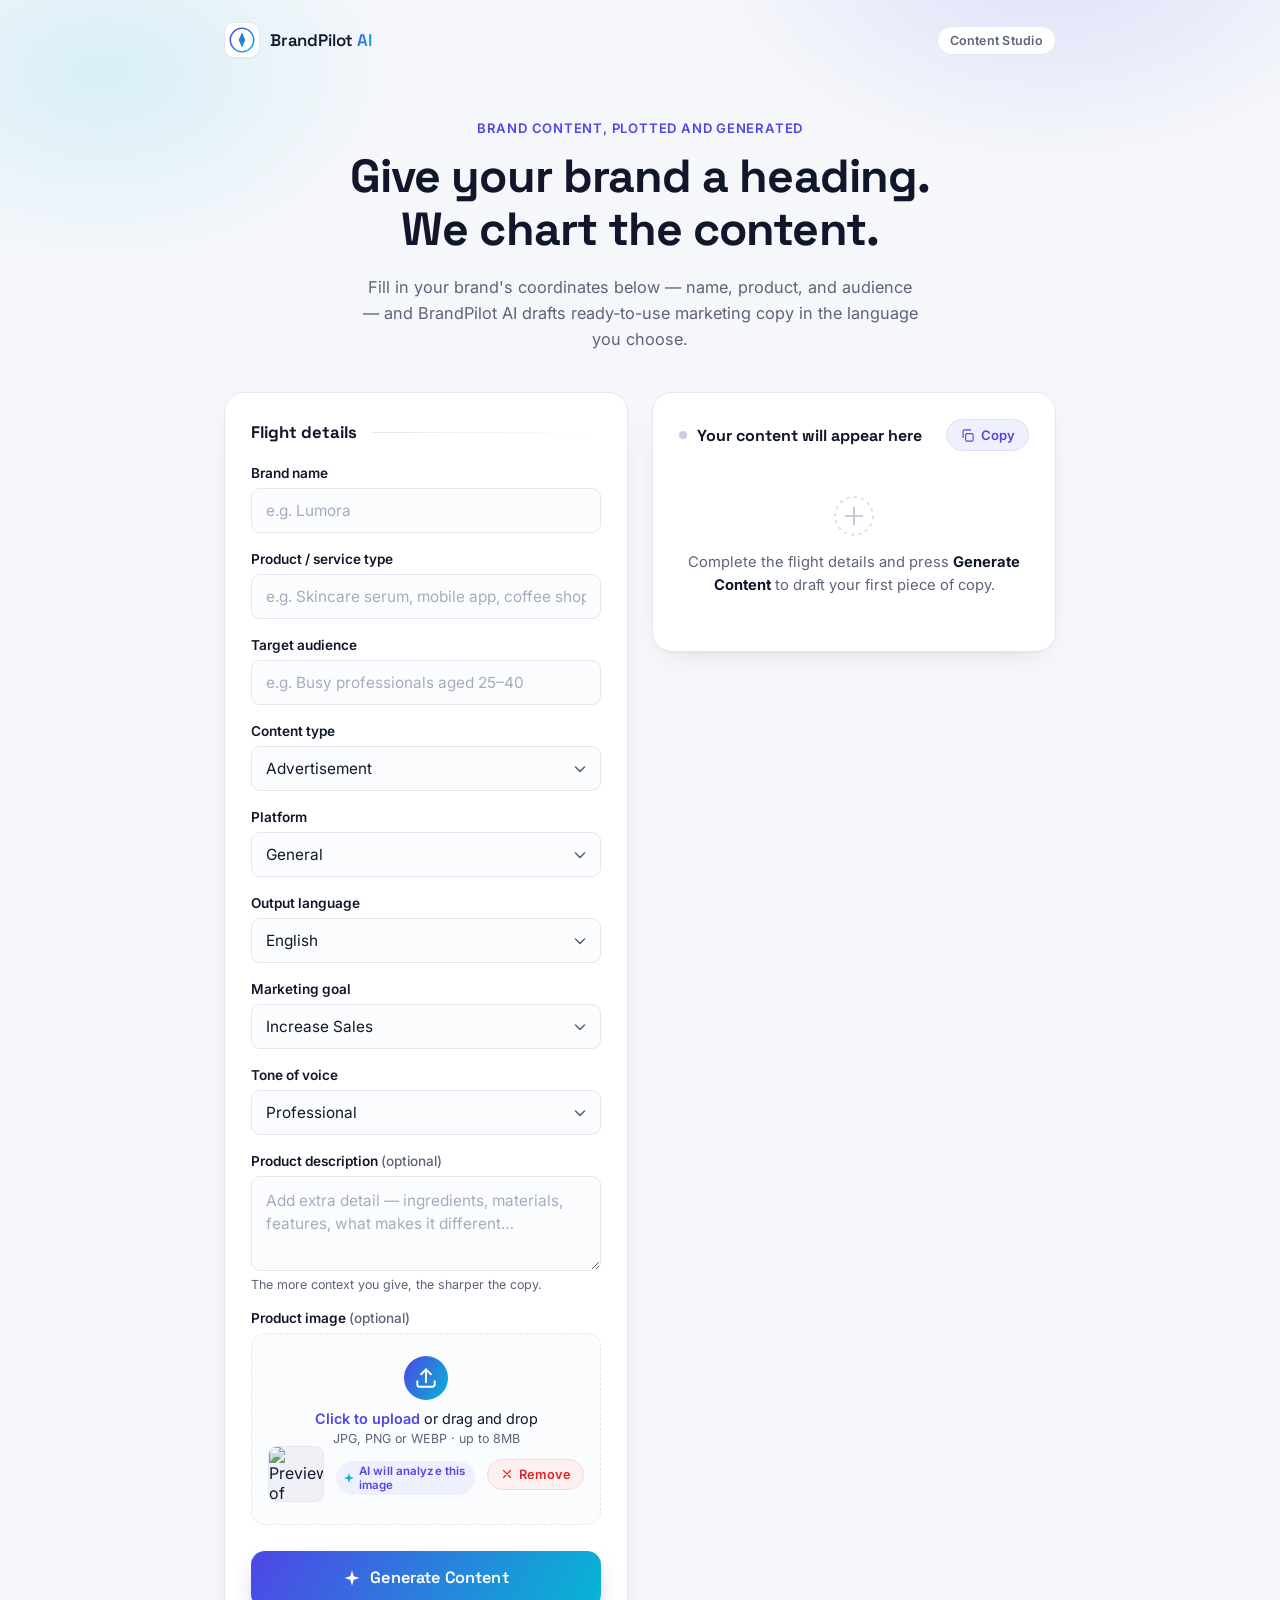
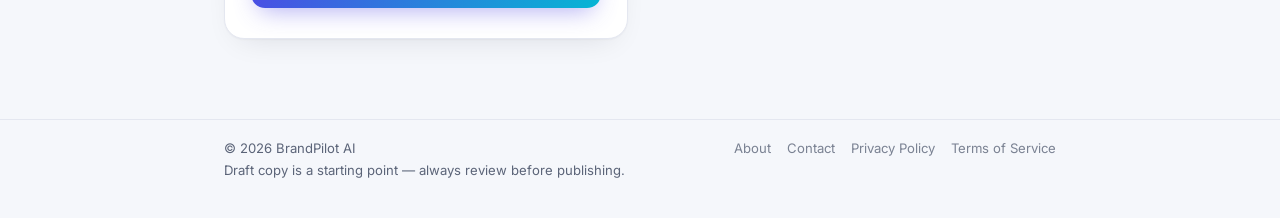
<file: index.html>
<!DOCTYPE html>
<html lang="en">
<head>
  <meta name="google-site-verification" content="bb6Zm2WP9hemAKyNrsLiDiUSIaYc_1s-Upplq0YO1C8" />
<meta charset="UTF-8">
<meta name="viewport" content="width=device-width, initial-scale=1.0">
<title>BrandPilot AI — Generate on-brand content in seconds</title>
<meta name="description" content="BrandPilot AI drafts ready-to-use marketing copy — ads, product descriptions, social posts, slogans, emails, and video scripts — tailored to your brand, audience, and tone in seconds.">
<link rel="canonical" href="https://brandpilot.ai/">
<meta name="theme-color" content="#4F46E5">
<meta property="og:type" content="website">
<meta property="og:title" content="BrandPilot AI — Generate on-brand content in seconds">
<meta property="og:description" content="Fill in your brand's name, product, and audience — BrandPilot AI drafts ready-to-use marketing copy in the language you choose.">
<meta property="og:url" content="https://brandpilot.ai/">
<meta name="twitter:card" content="summary">
<meta name="twitter:title" content="BrandPilot AI — Generate on-brand content in seconds">
<meta name="twitter:description" content="Fill in your brand's name, product, and audience — BrandPilot AI drafts ready-to-use marketing copy in the language you choose.">
<link rel="icon" href="data:image/svg+xml,%3Csvg xmlns='http://www.w3.org/2000/svg' viewBox='0 0 40 40'%3E%3Cdefs%3E%3ClinearGradient id='g' x1='4' y1='4' x2='36' y2='36' gradientUnits='userSpaceOnUse'%3E%3Cstop offset='0' stop-color='%234F46E5'/%3E%3Cstop offset='1' stop-color='%2306B6D4'/%3E%3C/linearGradient%3E%3C/defs%3E%3Ccircle cx='20' cy='20' r='18' fill='%23fff'/%3E%3Ccircle cx='20' cy='20' r='18' stroke='url(%23g)' stroke-width='2.4'/%3E%3Cpath d='M20 8 L25 20 L20 32 L15 20 Z' fill='url(%23g)'/%3E%3C/svg%3E">
<link rel="preconnect" href="https://fonts.googleapis.com">
<link rel="preconnect" href="https://fonts.gstatic.com" crossorigin>
<link href="https://fonts.googleapis.com/css2?family=Space+Grotesk:wght@500;600;700&family=Inter:wght@400;500;600;700&family=Noto+Sans+Arabic:wght@500;600;700&display=swap" rel="stylesheet">
<link rel="stylesheet" href="style.css">
</head>
<body>

<a href="#main-content" class="skip-link">Skip to content</a>

<div class="bg-field" aria-hidden="true"></div>

<header class="site-header">
  <div class="wrap header-row">
    <a href="index.html" class="logo" aria-label="BrandPilot AI — home">
      <span class="logo-mark">
        <svg viewBox="0 0 40 40" width="26" height="26" fill="none" aria-hidden="true">
          <circle cx="20" cy="20" r="18" stroke="url(#g1)" stroke-width="2.4"/>
          <path d="M20 8 L25 20 L20 32 L15 20 Z" fill="url(#g1)"/>
          <defs>
            <linearGradient id="g1" x1="4" y1="4" x2="36" y2="36" gradientUnits="userSpaceOnUse">
              <stop offset="0" stop-color="#4F46E5"/>
              <stop offset="1" stop-color="#06B6D4"/>
            </linearGradient>
          </defs>
        </svg>
      </span>
      <span class="logo-text">BrandPilot <em>AI</em></span>
    </a>
    <span class="header-tag">Content Studio</span>
  </div>
</header>

<main id="main-content">
  <section class="hero wrap">
    <p class="eyebrow">Brand content, plotted and generated</p>
    <h1>Give your brand a heading.<br>We chart the content.</h1>
    <p class="hero-sub">Fill in your brand's coordinates below — name, product, and audience — and BrandPilot AI drafts ready-to-use marketing copy in the language you choose.</p>
  </section>

  <section class="wrap generator-wrap">
    <form class="generator-card" id="generatorForm" novalidate>
      <div class="card-heading">
        <h2>Flight details</h2>
        <span class="card-heading-line" aria-hidden="true"></span>
      </div>

      <div class="field">
        <label for="brandName">Brand name</label>
        <input type="text" id="brandName" name="brandName" placeholder="e.g. Lumora" autocomplete="off" required aria-required="true" aria-describedby="err-brandName">
        <span class="field-error" id="err-brandName" role="alert">Enter your brand name to continue.</span>
      </div>

      <div class="field">
        <label for="productType">Product / service type</label>
        <input type="text" id="productType" name="productType" placeholder="e.g. Skincare serum, mobile app, coffee shop" autocomplete="off" required aria-required="true" aria-describedby="err-productType">
        <span class="field-error" id="err-productType" role="alert">Tell us what you're promoting.</span>
      </div>

      <div class="field">
        <label for="targetAudience">Target audience</label>
        <input type="text" id="targetAudience" name="targetAudience" placeholder="e.g. Busy professionals aged 25–40" autocomplete="off" required aria-required="true" aria-describedby="err-targetAudience">
        <span class="field-error" id="err-targetAudience" role="alert">Describe who this content should speak to.</span>
      </div>

      <div class="field">
        <label for="contentType">Content type</label>
        <div class="select-wrap">
          <select id="contentType" name="contentType">
            <option value="advertisement">Advertisement</option>
            <option value="product_description">Product Description</option>
            <option value="social_post">Social Media Post</option>
            <option value="brand_name">Brand Name</option>
            <option value="slogan">Slogan</option>
            <option value="marketing_email">Marketing Email</option>
            <option value="video_script">Video Script</option>
          </select>
          <svg class="select-chevron" width="14" height="14" viewBox="0 0 14 14" fill="none" aria-hidden="true">
            <path d="M2.5 5L7 9.5L11.5 5" stroke="currentColor" stroke-width="1.6" stroke-linecap="round" stroke-linejoin="round"/>
          </svg>
        </div>
      </div>

      <div class="field">
        <label for="platform">Platform</label>
        <div class="select-wrap">
          <select id="platform" name="platform">
            <option value="general" selected>General</option>
            <option value="instagram">Instagram</option>
            <option value="facebook">Facebook</option>
            <option value="tiktok">TikTok</option>
            <option value="linkedin">LinkedIn</option>
            <option value="x">X (Twitter)</option>
            <option value="youtube">YouTube</option>
          </select>
          <svg class="select-chevron" width="14" height="14" viewBox="0 0 14 14" fill="none" aria-hidden="true">
            <path d="M2.5 5L7 9.5L11.5 5" stroke="currentColor" stroke-width="1.6" stroke-linecap="round" stroke-linejoin="round"/>
          </svg>
        </div>
      </div>

      <div class="field">
        <label for="language">Output language</label>
        <div class="select-wrap">
          <select id="language" name="language">
            <option value="en" selected>English</option>
            <option value="ar">العربية — Arabic</option>
            <option value="fr">Français — French</option>
          </select>
          <svg class="select-chevron" width="14" height="14" viewBox="0 0 14 14" fill="none" aria-hidden="true">
            <path d="M2.5 5L7 9.5L11.5 5" stroke="currentColor" stroke-width="1.6" stroke-linecap="round" stroke-linejoin="round"/>
          </svg>
        </div>
      </div>

      <div class="field">
        <label for="goal">Marketing goal</label>
        <div class="select-wrap">
          <select id="goal" name="goal">
            <option value="increase_sales">Increase Sales</option>
            <option value="brand_awareness">Brand Awareness</option>
            <option value="get_leads">Get Leads</option>
            <option value="website_traffic">Website Traffic</option>
            <option value="app_downloads">App Downloads</option>
            <option value="social_engagement">Social Engagement</option>
          </select>
          <svg class="select-chevron" width="14" height="14" viewBox="0 0 14 14" fill="none" aria-hidden="true">
            <path d="M2.5 5L7 9.5L11.5 5" stroke="currentColor" stroke-width="1.6" stroke-linecap="round" stroke-linejoin="round"/>
          </svg>
        </div>
      </div>

      <div class="field">
        <label for="tone">Tone of voice</label>
        <div class="select-wrap">
          <select id="tone" name="tone">
            <option value="professional">Professional</option>
            <option value="friendly">Friendly</option>
            <option value="luxury">Luxury</option>
            <option value="persuasive">Persuasive</option>
            <option value="genz">Gen Z</option>
            <option value="minimal">Minimal</option>
            <option value="funny">Funny</option>
          </select>
          <svg class="select-chevron" width="14" height="14" viewBox="0 0 14 14" fill="none" aria-hidden="true">
            <path d="M2.5 5L7 9.5L11.5 5" stroke="currentColor" stroke-width="1.6" stroke-linecap="round" stroke-linejoin="round"/>
          </svg>
        </div>
      </div>

      <div class="field">
        <label for="productDescription">Product description <span class="field-optional">(optional)</span></label>
        <textarea id="productDescription" name="productDescription" rows="3" placeholder="Add extra detail — ingredients, materials, features, what makes it different…" autocomplete="off" aria-describedby="hint-productDescription"></textarea>
        <span class="field-hint" id="hint-productDescription">The more context you give, the sharper the copy.</span>
      </div>

      <div class="field">
        <label for="productImageInput">Product image <span class="field-optional">(optional)</span></label>

        <div class="upload-dropzone"
             id="uploadDropzone"
             tabindex="0"
             role="button"
             aria-label="Upload product image. Click, or drag and drop a JPG, PNG or WEBP file here."
             aria-describedby="uploadHint err-productImage">

          <input type="file"
                 id="productImageInput"
                 name="productImage"
                 accept="image/jpeg,image/png,image/webp"
                 aria-hidden="true"
                 tabindex="-1"
                 hidden>

          <!-- Empty / prompt state -->
          <div class="upload-prompt" id="uploadPrompt">
            <span class="upload-icon" aria-hidden="true">
              <svg width="26" height="26" viewBox="0 0 24 24" fill="none">
                <path d="M12 16V4M12 4L7.5 8.5M12 4l4.5 4.5" stroke="currentColor" stroke-width="1.8" stroke-linecap="round" stroke-linejoin="round"/>
                <path d="M4 15v3a2 2 0 0 0 2 2h12a2 2 0 0 0 2-2v-3" stroke="currentColor" stroke-width="1.8" stroke-linecap="round" stroke-linejoin="round"/>
              </svg>
            </span>
            <p class="upload-text"><strong>Click to upload</strong> or drag and drop</p>
            <p class="upload-hint" id="uploadHint">JPG, PNG or WEBP · up to 8MB</p>
          </div>

          <!-- Preview state -->
          <div class="upload-preview" id="uploadPreview" hidden>
            <div class="upload-preview-thumb">
              <img id="uploadPreviewImg" alt="Preview of selected product image">
            </div>
            <div class="upload-preview-info">
              <span class="upload-file-name" id="uploadFileName"></span>
              <span class="upload-file-size" id="uploadFileSize"></span>
              <span class="upload-ai-note" id="uploadAiNote">
                <svg width="12" height="12" viewBox="0 0 24 24" fill="none" aria-hidden="true">
                  <path d="M12 2L14.4 9.6L22 12L14.4 14.4L12 22L9.6 14.4L2 12L9.6 9.6L12 2Z" fill="currentColor"/>
                </svg>
                AI will analyze this image
              </span>
            </div>
            <button type="button" class="upload-remove-btn" id="uploadRemoveBtn" aria-label="Remove uploaded product image">
              <svg width="14" height="14" viewBox="0 0 24 24" fill="none" aria-hidden="true">
                <path d="M6 6l12 12M18 6L6 18" stroke="currentColor" stroke-width="2" stroke-linecap="round"/>
              </svg>
              <span>Remove</span>
            </button>
          </div>
        </div>

        <span class="field-error" id="err-productImage" role="alert">Please upload a JPG, PNG, or WEBP image under 8MB.</span>
      </div>

      <button type="submit" class="generate-btn" id="generateBtn">
        <span class="btn-ring" aria-hidden="true"></span>
        <span class="btn-label">
          <svg class="btn-icon" width="18" height="18" viewBox="0 0 24 24" fill="none" aria-hidden="true">
            <path d="M12 2L14.4 9.6L22 12L14.4 14.4L12 22L9.6 14.4L2 12L9.6 9.6L12 2Z" fill="currentColor"/>
          </svg>
          <span class="btn-text">Generate Content</span>
        </span>
      </button>
    </form>

    <section class="result-card" id="resultCard" aria-live="polite" aria-atomic="true" aria-label="Generated content">
      <div class="result-header">
        <div class="result-title">
          <span class="result-dot" id="resultDot"></span>
          <h2 id="resultTitle">Your content will appear here</h2>
        </div>
        <button type="button" class="copy-btn" id="copyBtn" hidden>
          <svg width="15" height="15" viewBox="0 0 24 24" fill="none" aria-hidden="true">
            <rect x="9" y="9" width="12" height="12" rx="2" stroke="currentColor" stroke-width="1.8"/>
            <path d="M5 15V5a2 2 0 0 1 2-2h10" stroke="currentColor" stroke-width="1.8" stroke-linecap="round"/>
          </svg>
          <span id="copyLabel">Copy</span>
        </button>
      </div>

      <div class="result-body" id="resultBody">
        <div class="empty-state" id="emptyState">
          <svg width="42" height="42" viewBox="0 0 40 40" fill="none" aria-hidden="true">
            <circle cx="20" cy="20" r="18" stroke="#D8DCE8" stroke-width="1.6" stroke-dasharray="3 4"/>
            <path d="M20 12v16M12 20h16" stroke="#B9BFD1" stroke-width="1.6" stroke-linecap="round"/>
          </svg>
          <p>Complete the flight details and press <strong>Generate Content</strong> to draft your first piece of copy.</p>
        </div>
        <div class="loading-state" id="loadingState" hidden>
          <span class="dot"></span><span class="dot"></span><span class="dot"></span>
          <p id="loadingLabel">Plotting your content…</p>
        </div>
        <div class="output-state" id="outputState" hidden></div>
      </div>
    </section>
  </section>
</main>

<footer class="site-footer">
  <div class="wrap footer-row">
    <span>© <span id="year"></span> BrandPilot AI</span>

    <div class="footer-links">
      <a href="about.html">About</a>
      <a href="contact.html">Contact</a>
      <a href="privacy.html">Privacy Policy</a>
      <a href="terms.html">Terms of Service</a>
    </div>

    <span class="footer-dim">
      Draft copy is a starting point — always review before publishing.
    </span>
  </div>
</footer>

<script src="app.js" defer></script>
</body>
</html>
</file>
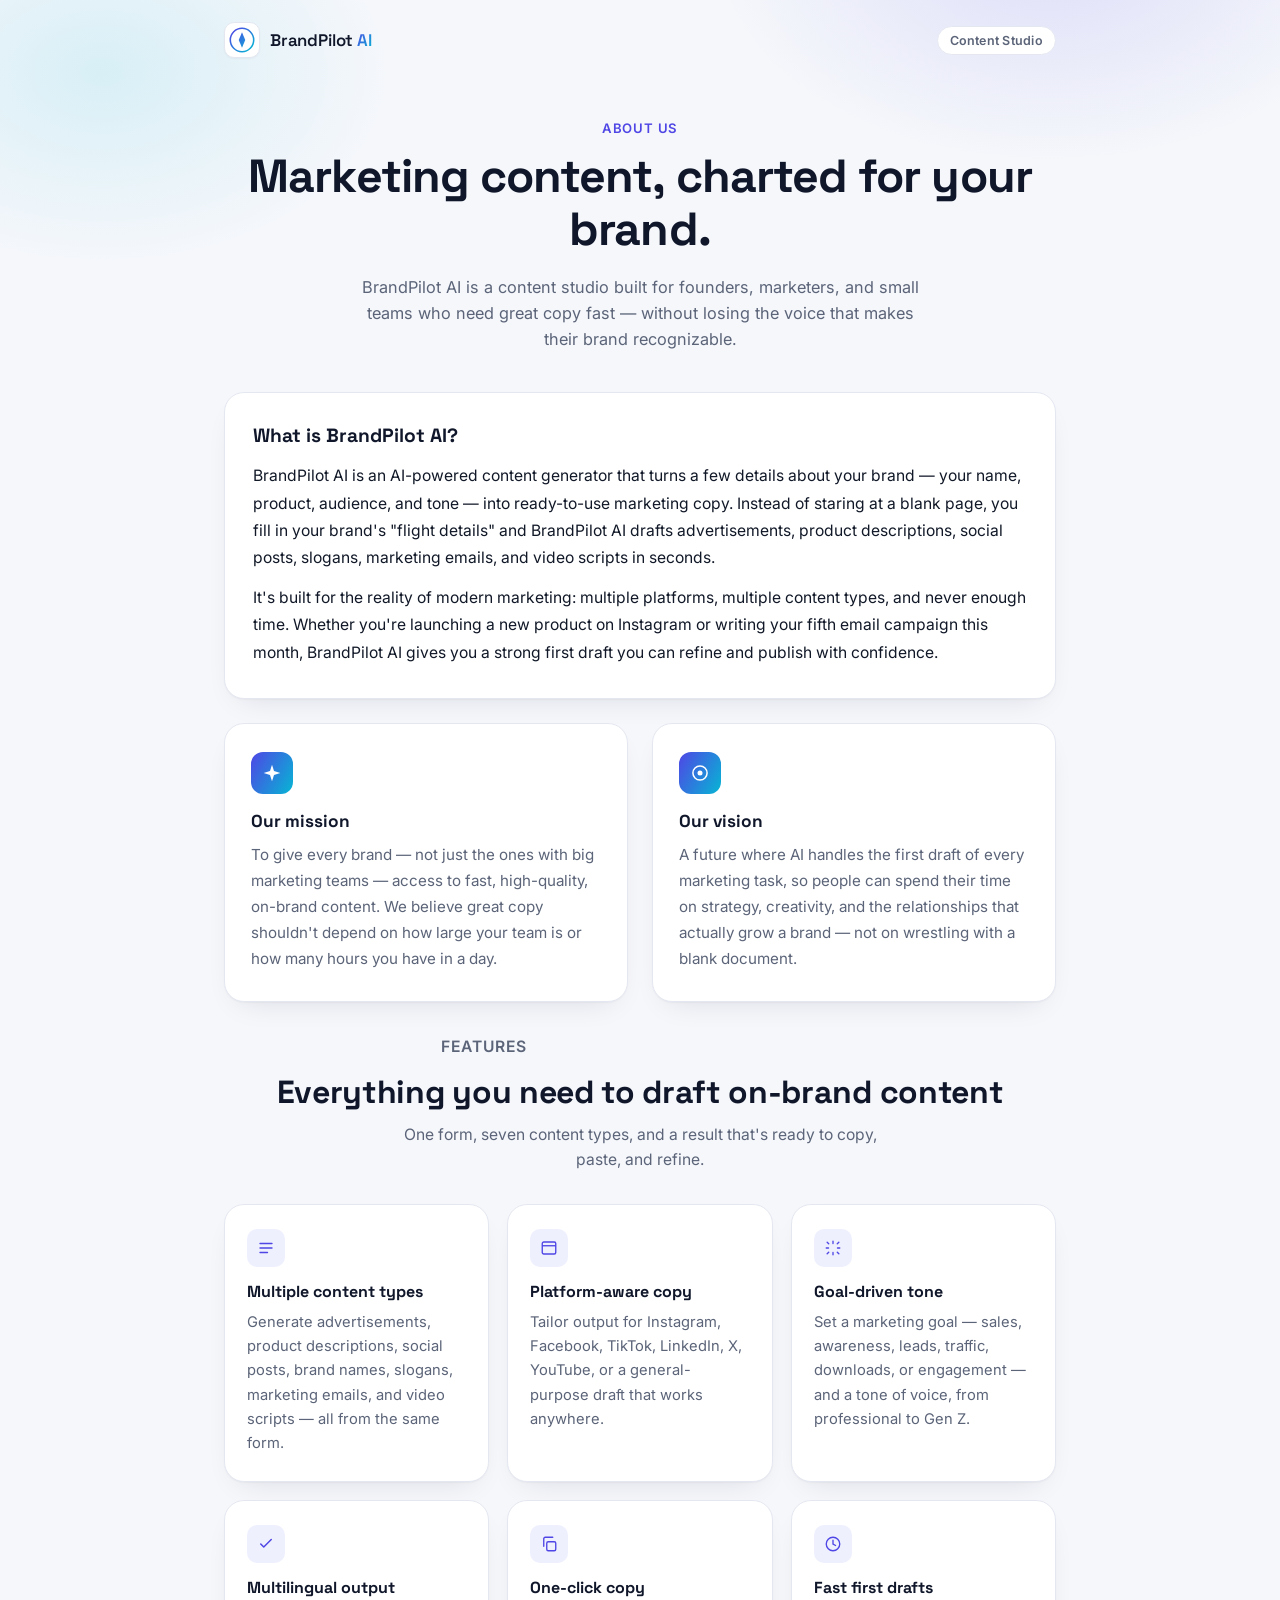
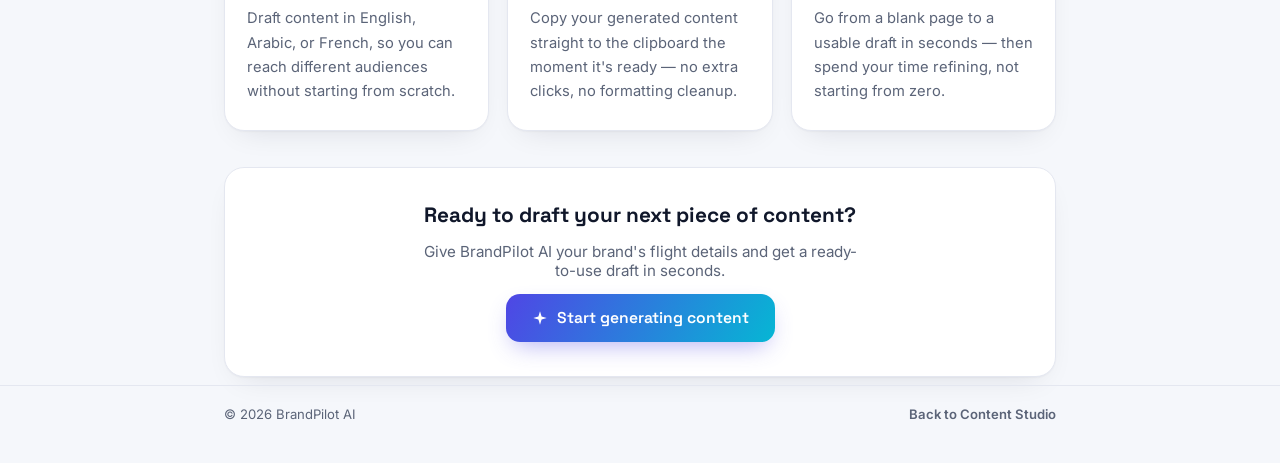
<file: about.html>
<!DOCTYPE html>
<html lang="en">
<head>
<meta charset="UTF-8">
<meta name="viewport" content="width=device-width, initial-scale=1.0">
<title>About — BrandPilot AI</title>
<meta name="description" content="BrandPilot AI helps brands generate on-brand marketing content in seconds. Learn our mission, vision, and the features that power the Content Studio.">
<link rel="canonical" href="https://brandpilot.ai/about.html">
<meta name="theme-color" content="#4F46E5">
<meta property="og:type" content="website">
<meta property="og:title" content="About — BrandPilot AI">
<meta property="og:description" content="Learn what BrandPilot AI is, our mission and vision, and the features that power the Content Studio.">
<meta property="og:url" content="https://brandpilot.ai/about.html">
<meta name="twitter:card" content="summary">
<meta name="twitter:title" content="About — BrandPilot AI">
<meta name="twitter:description" content="Learn what BrandPilot AI is, our mission and vision, and the features that power the Content Studio.">
<link rel="icon" href="data:image/svg+xml,%3Csvg xmlns='http://www.w3.org/2000/svg' viewBox='0 0 40 40'%3E%3Cdefs%3E%3ClinearGradient id='g' x1='4' y1='4' x2='36' y2='36' gradientUnits='userSpaceOnUse'%3E%3Cstop offset='0' stop-color='%234F46E5'/%3E%3Cstop offset='1' stop-color='%2306B6D4'/%3E%3C/linearGradient%3E%3C/defs%3E%3Ccircle cx='20' cy='20' r='18' fill='%23fff'/%3E%3Ccircle cx='20' cy='20' r='18' stroke='url(%23g)' stroke-width='2.4'/%3E%3Cpath d='M20 8 L25 20 L20 32 L15 20 Z' fill='url(%23g)'/%3E%3C/svg%3E">
<link rel="preconnect" href="https://fonts.googleapis.com">
<link rel="preconnect" href="https://fonts.gstatic.com" crossorigin>
<link href="https://fonts.googleapis.com/css2?family=Space+Grotesk:wght@500;600;700&family=Inter:wght@400;500;600;700&family=Noto+Sans+Arabic:wght@500;600;700&display=swap" rel="stylesheet">
<link rel="stylesheet" href="style.css">

<!--
  Page-specific styles for about.html only.
  Reuses the design tokens (--navy, --indigo, --gradient, --radius-*, --shadow-*, etc.)
  already defined in :root inside style.css. No rule in style.css is modified,
  overridden, or duplicated here — these are new, additive classes for this page.
-->
<style>
  .skip-link{
    position: absolute;
    left: 12px;
    top: -60px;
    background: var(--navy);
    color: #fff;
    padding: 10px 16px;
    border-radius: var(--radius-sm);
    font-size: .88rem;
    font-weight: 600;
    z-index: 100;
    transition: top .15s ease;
  }
  .skip-link:focus{ top: 12px; }

  .about-hero{
    padding: 56px 24px 8px;
    text-align: center;
  }
  .about-hero .eyebrow{ margin: 0 0 14px; }
  .about-hero h1{
    font-family: var(--font-display);
    font-size: clamp(2rem, 5vw, 2.9rem);
    line-height: 1.14;
    letter-spacing: -0.02em;
    margin: 0 0 18px;
    color: var(--navy);
  }
  .about-hero .hero-sub{ margin: 0 auto; }

  .about-wrap{
    padding: 32px 24px 24px;
    display: flex;
    flex-direction: column;
    gap: 24px;
  }

  .about-card{
    background: var(--surface);
    border: 1px solid var(--border);
    border-radius: var(--radius-lg);
    box-shadow: var(--shadow-card);
    padding: 30px 28px 32px;
  }
  .about-card h2{
    font-family: var(--font-display);
    font-size: 1.2rem;
    color: var(--navy);
    margin: 0 0 14px;
  }
  .about-card p{
    margin: 0 0 12px;
    color: var(--ink);
    font-size: .98rem;
    line-height: 1.75;
  }
  .about-card p:last-child{ margin-bottom: 0; }

  /* Mission / Vision two-column layout, same responsive
     breakpoint pattern as the generator/result grid */
  .mv-grid{
    display: grid;
    grid-template-columns: 1fr;
    gap: 24px;
  }
  .mv-card{
    background: var(--surface);
    border: 1px solid var(--border);
    border-radius: var(--radius-lg);
    box-shadow: var(--shadow-card);
    padding: 28px 26px 30px;
  }
  .mv-icon{
    display: inline-flex;
    align-items: center;
    justify-content: center;
    width: 42px;
    height: 42px;
    border-radius: 12px;
    background: var(--gradient);
    color: #fff;
    margin-bottom: 16px;
  }
  .mv-card h2{
    font-family: var(--font-display);
    font-size: 1.08rem;
    color: var(--navy);
    margin: 0 0 10px;
  }
  .mv-card p{
    margin: 0;
    color: var(--ink-dim);
    font-size: .95rem;
    line-height: 1.7;
  }

  /* Feature grid */
  .features-heading{
    text-align: center;
    padding: 8px 24px 0;
  }
  .features-heading .eyebrow{ margin: 0 0 12px; }
  .features-heading h2{
    font-family: var(--font-display);
    font-size: clamp(1.5rem, 3.4vw, 2rem);
    letter-spacing: -0.01em;
    color: var(--navy);
    margin: 0 0 10px;
  }
  .features-heading p{
    max-width: 520px;
    margin: 0 auto;
    color: var(--ink-dim);
    font-size: .98rem;
    line-height: 1.6;
  }

  .features-grid{
    display: grid;
    grid-template-columns: 1fr;
    gap: 18px;
  }
  .feature-card{
    background: var(--surface);
    border: 1px solid var(--border);
    border-radius: var(--radius-lg);
    box-shadow: var(--shadow-card);
    padding: 24px 22px 26px;
    transition: transform .15s ease, box-shadow .15s ease;
  }
  .feature-card:hover{
    transform: translateY(-2px);
    box-shadow: 0 1px 2px rgba(16,23,42,.04), 0 18px 36px -16px rgba(16,23,42,.18);
  }
  .feature-icon{
    display: inline-flex;
    align-items: center;
    justify-content: center;
    width: 38px;
    height: 38px;
    border-radius: 10px;
    background: #EEF0FE;
    color: var(--indigo);
    margin-bottom: 14px;
  }
  .feature-card h3{
    font-family: var(--font-display);
    font-size: 1rem;
    color: var(--navy);
    margin: 0 0 8px;
  }
  .feature-card p{
    margin: 0;
    color: var(--ink-dim);
    font-size: .92rem;
    line-height: 1.65;
  }

  /* CTA band */
  .about-cta{
    text-align: center;
    padding: 12px 24px 8px;
  }
  .about-cta-card{
    background: var(--surface);
    border: 1px solid var(--border);
    border-radius: var(--radius-lg);
    box-shadow: var(--shadow-card);
    padding: 34px 28px;
    display: flex;
    flex-direction: column;
    align-items: center;
    gap: 14px;
  }
  .about-cta-card h2{
    font-family: var(--font-display);
    font-size: 1.3rem;
    color: var(--navy);
    margin: 0;
  }
  .about-cta-card p{
    margin: 0;
    color: var(--ink-dim);
    font-size: .95rem;
    max-width: 440px;
  }
  .about-cta-btn{
    display: inline-flex;
    align-items: center;
    gap: 9px;
    text-decoration: none;
    padding: 14px 26px;
    border-radius: var(--radius-md);
    background: var(--gradient);
    color: #fff;
    font-family: var(--font-display);
    font-weight: 600;
    font-size: .98rem;
    box-shadow: var(--shadow-btn);
    transition: transform .15s ease, filter .15s ease;
  }
  .about-cta-btn:hover{ transform: translateY(-1px); filter: brightness(1.04); }
  .about-cta-btn:focus-visible{
    outline: 3px solid rgba(79,70,229,.5);
    outline-offset: 3px;
  }

  .footer-link{
    color: var(--ink-dim);
    text-decoration: none;
    font-weight: 600;
    border-bottom: 1px solid transparent;
    transition: color .15s ease, border-color .15s ease;
  }
  .footer-link:hover{ color: var(--indigo); border-color: var(--indigo); }

  .logo:focus-visible,
  .footer-link:focus-visible{
    outline: 3px solid rgba(79,70,229,.5);
    outline-offset: 3px;
    border-radius: 6px;
  }

  @media (min-width: 760px){
    .mv-grid{ grid-template-columns: 1fr 1fr; }
    .features-grid{ grid-template-columns: repeat(3, 1fr); }
  }

  @media (max-width: 480px){
    .about-wrap{ padding: 22px 18px 18px; }
    .about-card{ padding: 22px 18px 24px; }
    .mv-card{ padding: 22px 18px 24px; }
    .about-hero{ padding: 40px 18px 8px; }
    .about-cta-card{ padding: 26px 20px; }
  }
</style>
</head>
<body>

<a href="#main-content" class="skip-link">Skip to content</a>

<div class="bg-field" aria-hidden="true"></div>

<header class="site-header">
  <div class="wrap header-row">
    <a href="index.html" class="logo" aria-label="BrandPilot AI — home">
      <span class="logo-mark">
        <svg viewBox="0 0 40 40" width="26" height="26" fill="none" aria-hidden="true">
          <circle cx="20" cy="20" r="18" stroke="url(#g1)" stroke-width="2.4"/>
          <path d="M20 8 L25 20 L20 32 L15 20 Z" fill="url(#g1)"/>
          <defs>
            <linearGradient id="g1" x1="4" y1="4" x2="36" y2="36" gradientUnits="userSpaceOnUse">
              <stop offset="0" stop-color="#4F46E5"/>
              <stop offset="1" stop-color="#06B6D4"/>
            </linearGradient>
          </defs>
        </svg>
      </span>
      <span class="logo-text">BrandPilot <em>AI</em></span>
    </a>
    <span class="header-tag">Content Studio</span>
  </div>
</header>

<main id="main-content">

  <section class="about-hero wrap">
    <p class="eyebrow">About us</p>
    <h1>Marketing content, charted for your brand.</h1>
    <p class="hero-sub">BrandPilot AI is a content studio built for founders, marketers, and small teams who need great copy fast — without losing the voice that makes their brand recognizable.</p>
  </section>

  <section class="wrap about-wrap">
    <div class="about-card">
      <h2>What is BrandPilot AI?</h2>
      <p>BrandPilot AI is an AI-powered content generator that turns a few details about your brand — your name, product, audience, and tone — into ready-to-use marketing copy. Instead of staring at a blank page, you fill in your brand's "flight details" and BrandPilot AI drafts advertisements, product descriptions, social posts, slogans, marketing emails, and video scripts in seconds.</p>
      <p>It's built for the reality of modern marketing: multiple platforms, multiple content types, and never enough time. Whether you're launching a new product on Instagram or writing your fifth email campaign this month, BrandPilot AI gives you a strong first draft you can refine and publish with confidence.</p>
    </div>

    <div class="mv-grid">
      <div class="mv-card">
        <span class="mv-icon" aria-hidden="true">
          <svg width="20" height="20" viewBox="0 0 24 24" fill="none">
            <path d="M12 2L14.4 9.6L22 12L14.4 14.4L12 22L9.6 14.4L2 12L9.6 9.6L12 2Z" fill="currentColor"/>
          </svg>
        </span>
        <h2>Our mission</h2>
        <p>To give every brand — not just the ones with big marketing teams — access to fast, high-quality, on-brand content. We believe great copy shouldn't depend on how large your team is or how many hours you have in a day.</p>
      </div>
      <div class="mv-card">
        <span class="mv-icon" aria-hidden="true">
          <svg width="20" height="20" viewBox="0 0 24 24" fill="none">
            <circle cx="12" cy="12" r="8.5" stroke="currentColor" stroke-width="1.8"/>
            <circle cx="12" cy="12" r="3" fill="currentColor"/>
          </svg>
        </span>
        <h2>Our vision</h2>
        <p>A future where AI handles the first draft of every marketing task, so people can spend their time on strategy, creativity, and the relationships that actually grow a brand — not on wrestling with a blank document.</p>
      </div>
    </div>
  </section>

  <section class="features-heading wrap">
    <p class="eyebrow">Features</p>
    <h2>Everything you need to draft on-brand content</h2>
    <p>One form, seven content types, and a result that's ready to copy, paste, and refine.</p>
  </section>

  <section class="wrap about-wrap">
    <div class="features-grid">

      <div class="feature-card">
        <span class="feature-icon" aria-hidden="true">
          <svg width="18" height="18" viewBox="0 0 24 24" fill="none">
            <path d="M4 6h16M4 12h16M4 18h10" stroke="currentColor" stroke-width="1.8" stroke-linecap="round"/>
          </svg>
        </span>
        <h3>Multiple content types</h3>
        <p>Generate advertisements, product descriptions, social posts, brand names, slogans, marketing emails, and video scripts — all from the same form.</p>
      </div>

      <div class="feature-card">
        <span class="feature-icon" aria-hidden="true">
          <svg width="18" height="18" viewBox="0 0 24 24" fill="none">
            <rect x="3" y="4" width="18" height="16" rx="2" stroke="currentColor" stroke-width="1.8"/>
            <path d="M3 9h18" stroke="currentColor" stroke-width="1.8"/>
          </svg>
        </span>
        <h3>Platform-aware copy</h3>
        <p>Tailor output for Instagram, Facebook, TikTok, LinkedIn, X, YouTube, or a general-purpose draft that works anywhere.</p>
      </div>

      <div class="feature-card">
        <span class="feature-icon" aria-hidden="true">
          <svg width="18" height="18" viewBox="0 0 24 24" fill="none">
            <path d="M12 3v3M12 18v3M4.2 4.2l2.1 2.1M17.7 17.7l2.1 2.1M3 12h3M18 12h3M4.2 19.8l2.1-2.1M17.7 6.3l2.1-2.1" stroke="currentColor" stroke-width="1.8" stroke-linecap="round"/>
          </svg>
        </span>
        <h3>Goal-driven tone</h3>
        <p>Set a marketing goal — sales, awareness, leads, traffic, downloads, or engagement — and a tone of voice, from professional to Gen Z.</p>
      </div>

      <div class="feature-card">
        <span class="feature-icon" aria-hidden="true">
          <svg width="18" height="18" viewBox="0 0 24 24" fill="none">
            <path d="M5 12l4 4L19 6" stroke="currentColor" stroke-width="2" stroke-linecap="round" stroke-linejoin="round"/>
          </svg>
        </span>
        <h3>Multilingual output</h3>
        <p>Draft content in English, Arabic, or French, so you can reach different audiences without starting from scratch.</p>
      </div>

      <div class="feature-card">
        <span class="feature-icon" aria-hidden="true">
          <svg width="18" height="18" viewBox="0 0 24 24" fill="none">
            <rect x="9" y="9" width="12" height="12" rx="2" stroke="currentColor" stroke-width="1.8"/>
            <path d="M5 15V5a2 2 0 0 1 2-2h10" stroke="currentColor" stroke-width="1.8" stroke-linecap="round"/>
          </svg>
        </span>
        <h3>One-click copy</h3>
        <p>Copy your generated content straight to the clipboard the moment it's ready — no extra clicks, no formatting cleanup.</p>
      </div>

      <div class="feature-card">
        <span class="feature-icon" aria-hidden="true">
          <svg width="18" height="18" viewBox="0 0 24 24" fill="none">
            <circle cx="12" cy="12" r="9" stroke="currentColor" stroke-width="1.8"/>
            <path d="M12 7v5l3.5 2" stroke="currentColor" stroke-width="1.8" stroke-linecap="round"/>
          </svg>
        </span>
        <h3>Fast first drafts</h3>
        <p>Go from a blank page to a usable draft in seconds — then spend your time refining, not starting from zero.</p>
      </div>

    </div>
  </section>

  <section class="wrap about-cta">
    <div class="about-cta-card">
      <h2>Ready to draft your next piece of content?</h2>
      <p>Give BrandPilot AI your brand's flight details and get a ready-to-use draft in seconds.</p>
      <a href="index.html" class="about-cta-btn">
        <svg width="16" height="16" viewBox="0 0 24 24" fill="none" aria-hidden="true">
          <path d="M12 2L14.4 9.6L22 12L14.4 14.4L12 22L9.6 14.4L2 12L9.6 9.6L12 2Z" fill="currentColor"/>
        </svg>
        Start generating content
      </a>
    </div>
  </section>

</main>

<footer class="site-footer">
  <div class="wrap footer-row">
    <span>© <span id="year"></span> BrandPilot AI</span>
    <a href="index.html" class="footer-link">Back to Content Studio</a>
  </div>
</footer>

<script>
  document.getElementById('year').textContent = new Date().getFullYear();
</script>
</body>
</html>
</file>
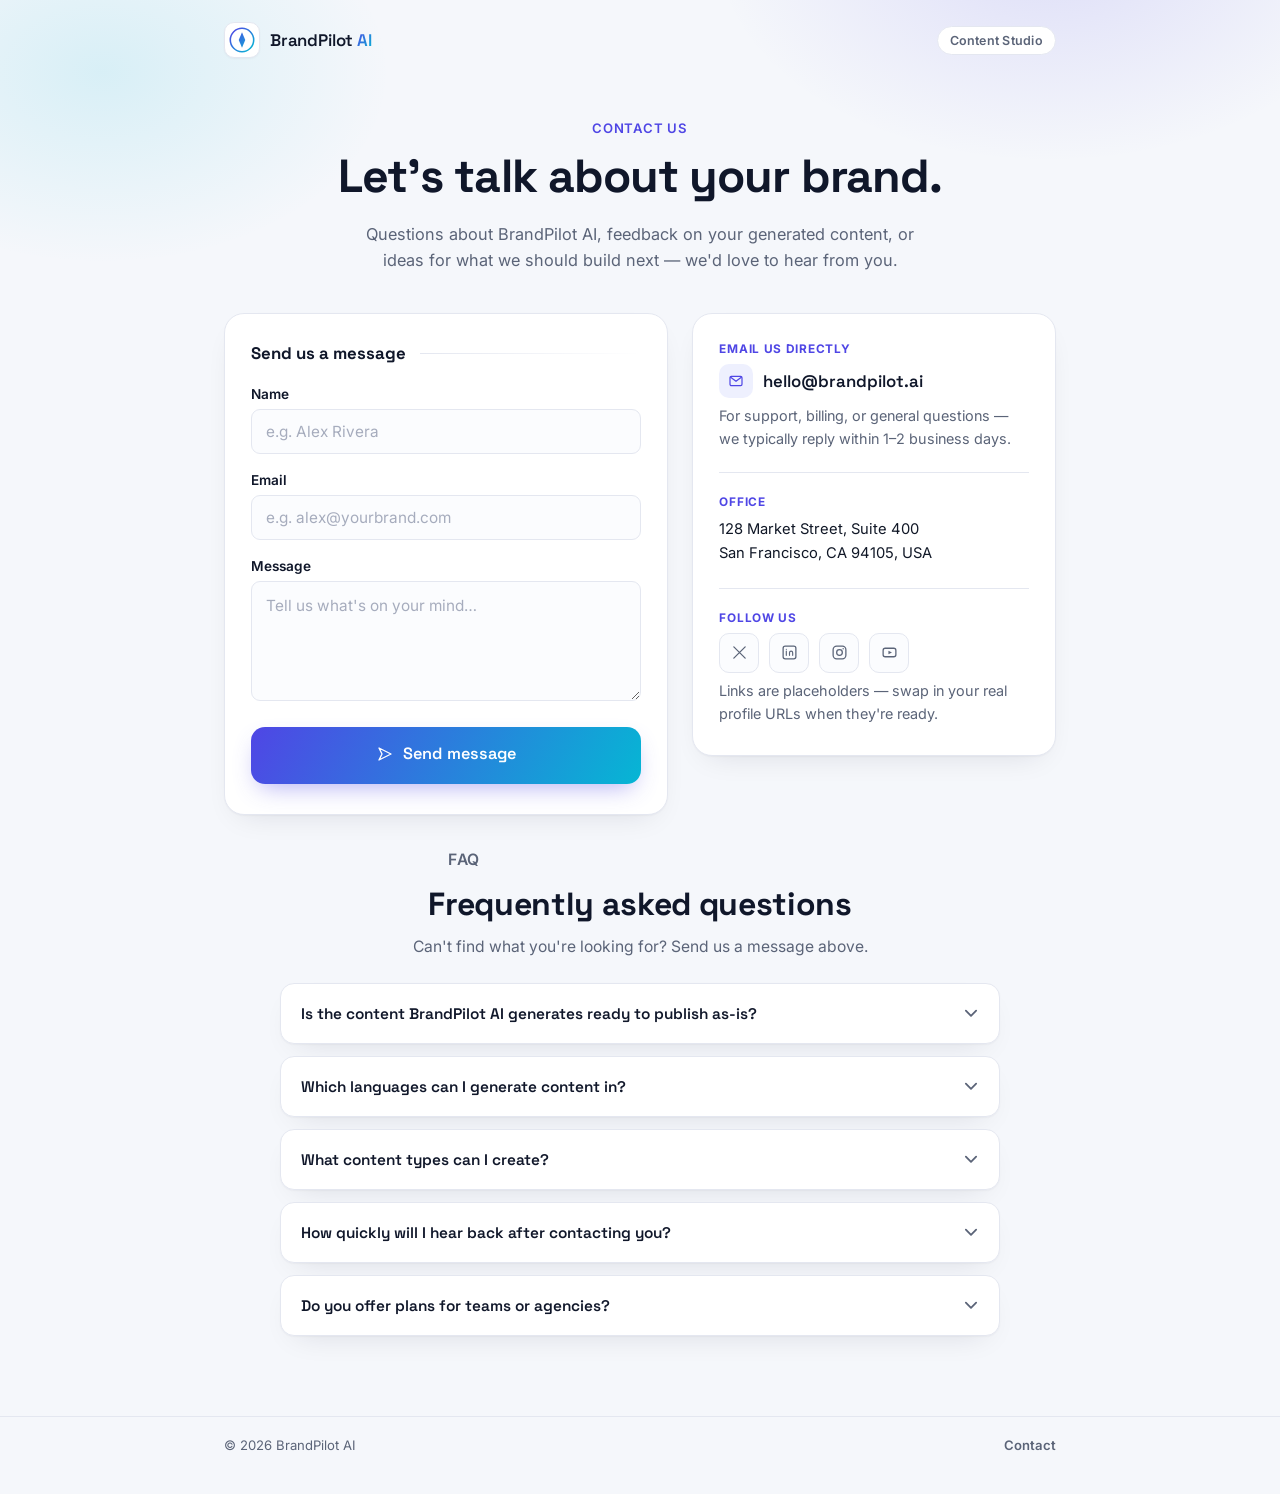
<file: contact.html>
<!DOCTYPE html>
<html lang="en">
<head>
<meta charset="UTF-8">
<meta name="viewport" content="width=device-width, initial-scale=1.0">
<title>Contact — BrandPilot AI</title>
<meta name="description" content="Get in touch with BrandPilot AI. Email us, send a message through our contact form, or check our frequently asked questions.">
<link rel="canonical" href="https://brandpilot.ai/contact.html">
<meta name="theme-color" content="#4F46E5">
<meta property="og:type" content="website">
<meta property="og:title" content="Contact — BrandPilot AI">
<meta property="og:description" content="Get in touch with BrandPilot AI — email us or send a message through our contact form.">
<meta property="og:url" content="https://brandpilot.ai/contact.html">
<meta name="twitter:card" content="summary">
<meta name="twitter:title" content="Contact — BrandPilot AI">
<meta name="twitter:description" content="Get in touch with BrandPilot AI — email us or send a message through our contact form.">
<link rel="icon" href="data:image/svg+xml,%3Csvg xmlns='http://www.w3.org/2000/svg' viewBox='0 0 40 40'%3E%3Cdefs%3E%3ClinearGradient id='g' x1='4' y1='4' x2='36' y2='36' gradientUnits='userSpaceOnUse'%3E%3Cstop offset='0' stop-color='%234F46E5'/%3E%3Cstop offset='1' stop-color='%2306B6D4'/%3E%3C/linearGradient%3E%3C/defs%3E%3Ccircle cx='20' cy='20' r='18' fill='%23fff'/%3E%3Ccircle cx='20' cy='20' r='18' stroke='url(%23g)' stroke-width='2.4'/%3E%3Cpath d='M20 8 L25 20 L20 32 L15 20 Z' fill='url(%23g)'/%3E%3C/svg%3E">
<link rel="preconnect" href="https://fonts.googleapis.com">
<link rel="preconnect" href="https://fonts.gstatic.com" crossorigin>
<link href="https://fonts.googleapis.com/css2?family=Space+Grotesk:wght@500;600;700&family=Inter:wght@400;500;600;700&family=Noto+Sans+Arabic:wght@500;600;700&display=swap" rel="stylesheet">
<link rel="stylesheet" href="style.css">

<!--
  Page-specific styles for contact.html only.
  Form fields, buttons, and cards intentionally REUSE the existing
  .field / .generator-card / .generate-btn / .result-card classes
  from style.css (unmodified) so the form looks pixel-identical to
  the rest of the site. Everything below is new and additive:
  contact-info panel, social icon row, and the FAQ accordion.
-->
<style>
  .skip-link{
    position: absolute;
    left: 12px;
    top: -60px;
    background: var(--navy);
    color: #fff;
    padding: 10px 16px;
    border-radius: var(--radius-sm);
    font-size: .88rem;
    font-weight: 600;
    z-index: 100;
    transition: top .15s ease;
  }
  .skip-link:focus{ top: 12px; }

  .contact-wrap{
    padding-bottom: 24px;
    display: grid;
    grid-template-columns: 1fr;
    gap: 24px;
  }

  /* Contact info card — mirrors .result-card's surface/border/shadow */
  .info-card{
    background: var(--surface);
    border: 1px solid var(--border);
    border-radius: var(--radius-lg);
    box-shadow: var(--shadow-card);
    padding: 28px 26px 30px;
    display: flex;
    flex-direction: column;
    gap: 22px;
  }
  .info-block-title{
    font-size: .74rem;
    font-weight: 700;
    letter-spacing: .06em;
    text-transform: uppercase;
    color: var(--indigo);
    margin: 0 0 8px;
  }
  .info-email{
    display: inline-flex;
    align-items: center;
    gap: 10px;
    font-family: var(--font-display);
    font-size: 1.05rem;
    font-weight: 600;
    color: var(--navy);
    text-decoration: none;
  }
  .info-email:hover{ color: var(--indigo); }
  .info-email .icon-badge{
    display: inline-flex;
    align-items: center;
    justify-content: center;
    width: 34px;
    height: 34px;
    border-radius: 10px;
    background: #EEF0FE;
    color: var(--indigo);
    flex-shrink: 0;
  }
  .info-sub{
    margin: 6px 0 0;
    color: var(--ink-dim);
    font-size: .9rem;
    line-height: 1.6;
  }
  .info-divider{
    height: 1px;
    background: var(--border);
    border: none;
    margin: 0;
  }
  .info-address{
    margin: 0;
    color: var(--ink);
    font-size: .92rem;
    line-height: 1.65;
  }

  .social-row{
    display: flex;
    flex-wrap: wrap;
    gap: 10px;
  }
  .social-link{
    display: inline-flex;
    align-items: center;
    justify-content: center;
    width: 40px;
    height: 40px;
    border-radius: 10px;
    background: #FBFCFE;
    border: 1.4px solid var(--border);
    color: var(--ink-dim);
    text-decoration: none;
    transition: border-color .15s ease, color .15s ease, background .15s ease;
  }
  .social-link:hover{
    border-color: var(--indigo);
    color: var(--indigo);
    background: #EEF0FE;
  }
  .social-link:focus-visible{
    outline: 3px solid rgba(79,70,229,.5);
    outline-offset: 2px;
  }

  /* Form success state */
  .form-success{
    display: none;
    align-items: center;
    gap: 12px;
    padding: 14px 16px;
    border-radius: var(--radius-md);
    background: #EEF0FE;
    border: 1px solid #DCDFFC;
    color: var(--navy);
    font-size: .9rem;
    margin-top: 14px;
  }
  .form-success.is-visible{ display: flex; }
  .form-success .dot{
    width: 8px;
    height: 8px;
    border-radius: 50%;
    background: var(--cyan);
    box-shadow: 0 0 0 4px rgba(6,182,212,.16);
    flex-shrink: 0;
  }

  textarea.contact-textarea{
    font-family: inherit;
    font-size: .96rem;
    color: var(--ink);
    background: #FBFCFE;
    border: 1.4px solid var(--border);
    border-radius: var(--radius-sm);
    padding: 12px 14px;
    outline: none;
    resize: vertical;
    min-height: 120px;
    width: 100%;
    transition: border-color .15s ease, box-shadow .15s ease, background .15s ease;
  }
  textarea.contact-textarea::placeholder{ color: #A6ACBD; }
  textarea.contact-textarea:hover{ border-color: #C7CCDC; }
  textarea.contact-textarea:focus{
    border-color: var(--indigo);
    background: #fff;
    box-shadow: 0 0 0 4px rgba(79,70,229,.12);
  }
  .field.invalid textarea.contact-textarea{
    border-color: var(--danger);
    background: #FEF4F4;
  }

  /* FAQ */
  .faq-heading{
    text-align: center;
    padding: 8px 24px 0;
  }
  .faq-heading .eyebrow{ margin: 0 0 12px; }
  .faq-heading h2{
    font-family: var(--font-display);
    font-size: clamp(1.5rem, 3.4vw, 2rem);
    letter-spacing: -0.01em;
    color: var(--navy);
    margin: 0 0 10px;
  }
  .faq-heading p{
    max-width: 480px;
    margin: 0 auto;
    color: var(--ink-dim);
    font-size: .98rem;
    line-height: 1.6;
  }

  .faq-list{
    max-width: 720px;
    margin: 0 auto;
    display: flex;
    flex-direction: column;
    gap: 12px;
  }
  .faq-item{
    background: var(--surface);
    border: 1px solid var(--border);
    border-radius: var(--radius-md);
    box-shadow: var(--shadow-card);
    padding: 4px 20px;
  }
  .faq-item summary{
    list-style: none;
    cursor: pointer;
    padding: 16px 0;
    display: flex;
    align-items: center;
    justify-content: space-between;
    gap: 14px;
    font-family: var(--font-display);
    font-weight: 600;
    font-size: .96rem;
    color: var(--navy);
  }
  .faq-item summary::-webkit-details-marker{ display: none; }
  .faq-item summary:focus-visible{
    outline: 3px solid rgba(79,70,229,.5);
    outline-offset: 3px;
    border-radius: 6px;
  }
  .faq-chevron{
    flex-shrink: 0;
    color: var(--ink-dim);
    transition: transform .2s ease;
  }
  .faq-item[open] .faq-chevron{ transform: rotate(180deg); }
  .faq-item p{
    margin: 0 0 18px;
    color: var(--ink-dim);
    font-size: .92rem;
    line-height: 1.7;
  }

  .footer-link{
    color: var(--ink-dim);
    text-decoration: none;
    font-weight: 600;
    border-bottom: 1px solid transparent;
    transition: color .15s ease, border-color .15s ease;
  }
  .footer-link:hover{ color: var(--indigo); border-color: var(--indigo); }
  .logo:focus-visible,
  .footer-link:focus-visible{
    outline: 3px solid rgba(79,70,229,.5);
    outline-offset: 3px;
    border-radius: 6px;
  }

  @media (min-width: 760px){
    .contact-wrap{
      grid-template-columns: 1.1fr 0.9fr;
      align-items: start;
    }
  }

  @media (max-width: 480px){
    .info-card{ padding: 22px 18px 24px; }
    .faq-item{ padding: 4px 16px; }
  }
</style>
</head>
<body>

<a href="#main-content" class="skip-link">Skip to content</a>

<div class="bg-field" aria-hidden="true"></div>

<header class="site-header">
  <div class="wrap header-row">
    <a href="index.html" class="logo" aria-label="BrandPilot AI — home">
      <span class="logo-mark">
        <svg viewBox="0 0 40 40" width="26" height="26" fill="none" aria-hidden="true">
          <circle cx="20" cy="20" r="18" stroke="url(#g1)" stroke-width="2.4"/>
          <path d="M20 8 L25 20 L20 32 L15 20 Z" fill="url(#g1)"/>
          <defs>
            <linearGradient id="g1" x1="4" y1="4" x2="36" y2="36" gradientUnits="userSpaceOnUse">
              <stop offset="0" stop-color="#4F46E5"/>
              <stop offset="1" stop-color="#06B6D4"/>
            </linearGradient>
          </defs>
        </svg>
      </span>
      <span class="logo-text">BrandPilot <em>AI</em></span>
    </a>
    <span class="header-tag">Content Studio</span>
  </div>
</header>

<main id="main-content">

  <section class="hero wrap">
    <p class="eyebrow">Contact us</p>
    <h1>Let's talk about your brand.</h1>
    <p class="hero-sub">Questions about BrandPilot AI, feedback on your generated content, or ideas for what we should build next — we'd love to hear from you.</p>
  </section>

  <section class="wrap contact-wrap">

    <form class="generator-card" id="contactForm" novalidate aria-describedby="formSuccessMsg">
      <div class="card-heading">
        <h2>Send us a message</h2>
        <span class="card-heading-line" aria-hidden="true"></span>
      </div>

      <div class="field">
        <label for="contactName">Name</label>
        <input type="text" id="contactName" name="contactName" placeholder="e.g. Alex Rivera" autocomplete="name" required aria-required="true" aria-describedby="err-contactName">
        <span class="field-error" id="err-contactName" role="alert">Enter your name.</span>
      </div>

      <div class="field">
        <label for="contactEmail">Email</label>
        <input type="email" id="contactEmail" name="contactEmail" placeholder="e.g. alex@yourbrand.com" autocomplete="email" required aria-required="true" aria-describedby="err-contactEmail">
        <span class="field-error" id="err-contactEmail" role="alert">Enter a valid email address.</span>
      </div>

      <div class="field">
        <label for="contactMessage">Message</label>
        <textarea class="contact-textarea" id="contactMessage" name="contactMessage" placeholder="Tell us what's on your mind…" required aria-required="true" aria-describedby="err-contactMessage"></textarea>
        <span class="field-error" id="err-contactMessage" role="alert">Enter a message before sending.</span>
      </div>

      <button type="submit" class="generate-btn" id="contactSubmitBtn">
        <span class="btn-ring" aria-hidden="true"></span>
        <span class="btn-label">
          <svg class="btn-icon" width="18" height="18" viewBox="0 0 24 24" fill="none" aria-hidden="true">
            <path d="M4 4l16 8-16 8 4-8-4-8z" stroke="currentColor" stroke-width="1.8" stroke-linejoin="round"/>
          </svg>
          <span class="btn-text">Send message</span>
        </span>
      </button>

      <p class="form-success" id="formSuccessMsg" role="status">
        <span class="dot" aria-hidden="true"></span>
        <span>Thanks — your message has been sent. We'll reply within 1–2 business days.</span>
      </p>
    </form>

    <aside class="info-card" aria-label="Other ways to reach us">
      <div>
        <p class="info-block-title">Email us directly</p>
        <a class="info-email" href="mailto:hello@brandpilot.ai">
          <span class="icon-badge" aria-hidden="true">
            <svg width="16" height="16" viewBox="0 0 24 24" fill="none">
              <rect x="3" y="5" width="18" height="14" rx="2" stroke="currentColor" stroke-width="1.8"/>
              <path d="M4 6.5l8 6 8-6" stroke="currentColor" stroke-width="1.8" stroke-linecap="round" stroke-linejoin="round"/>
            </svg>
          </span>
          hello@brandpilot.ai
        </a>
        <p class="info-sub">For support, billing, or general questions — we typically reply within 1–2 business days.</p>
      </div>

      <hr class="info-divider">

      <div>
        <p class="info-block-title">Office</p>
        <p class="info-address">128 Market Street, Suite 400<br>San Francisco, CA 94105, USA</p>
      </div>

      <hr class="info-divider">

      <div>
        <p class="info-block-title">Follow us</p>
        <div class="social-row">
          <a class="social-link" href="#" aria-label="BrandPilot AI on X (Twitter)">
            <svg width="17" height="17" viewBox="0 0 24 24" fill="none" aria-hidden="true">
              <path d="M4 4l16 16M20 4L4 20" stroke="currentColor" stroke-width="1.8" stroke-linecap="round"/>
            </svg>
          </a>
          <a class="social-link" href="#" aria-label="BrandPilot AI on LinkedIn">
            <svg width="17" height="17" viewBox="0 0 24 24" fill="none" aria-hidden="true">
              <rect x="3" y="3" width="18" height="18" rx="3" stroke="currentColor" stroke-width="1.8"/>
              <path d="M7.5 10v6M7.5 7.5v.01M12 16v-3.5c0-1.4 1-2.5 2.25-2.5S16.5 11.1 16.5 12.5V16" stroke="currentColor" stroke-width="1.6" stroke-linecap="round"/>
            </svg>
          </a>
          <a class="social-link" href="#" aria-label="BrandPilot AI on Instagram">
            <svg width="17" height="17" viewBox="0 0 24 24" fill="none" aria-hidden="true">
              <rect x="3" y="3" width="18" height="18" rx="5" stroke="currentColor" stroke-width="1.8"/>
              <circle cx="12" cy="12" r="4" stroke="currentColor" stroke-width="1.8"/>
              <circle cx="17.2" cy="6.8" r="1" fill="currentColor"/>
            </svg>
          </a>
          <a class="social-link" href="#" aria-label="BrandPilot AI on YouTube">
            <svg width="17" height="17" viewBox="0 0 24 24" fill="none" aria-hidden="true">
              <rect x="3" y="6" width="18" height="12" rx="3" stroke="currentColor" stroke-width="1.8"/>
              <path d="M10.5 9.5l5 2.5-5 2.5v-5z" fill="currentColor"/>
            </svg>
          </a>
        </div>
        <p class="info-sub">Links are placeholders — swap in your real profile URLs when they're ready.</p>
      </div>
    </aside>

  </section>

  <section class="faq-heading wrap">
    <p class="eyebrow">FAQ</p>
    <h2>Frequently asked questions</h2>
    <p>Can't find what you're looking for? Send us a message above.</p>
  </section>

  <section class="wrap" style="padding: 24px 24px 80px;">
    <div class="faq-list">

      <details class="faq-item">
        <summary>
          Is the content BrandPilot AI generates ready to publish as-is?
          <svg class="faq-chevron" width="16" height="16" viewBox="0 0 14 14" fill="none" aria-hidden="true">
            <path d="M2.5 5L7 9.5L11.5 5" stroke="currentColor" stroke-width="1.6" stroke-linecap="round" stroke-linejoin="round"/>
          </svg>
        </summary>
        <p>Generated content is a strong first draft, not a finished product. We recommend reviewing every piece of copy for accuracy, tone, and brand fit before you publish it.</p>
      </details>

      <details class="faq-item">
        <summary>
          Which languages can I generate content in?
          <svg class="faq-chevron" width="16" height="16" viewBox="0 0 14 14" fill="none" aria-hidden="true">
            <path d="M2.5 5L7 9.5L11.5 5" stroke="currentColor" stroke-width="1.6" stroke-linecap="round" stroke-linejoin="round"/>
          </svg>
        </summary>
        <p>BrandPilot AI currently supports English, Arabic, and French. Choose your output language in the "Output language" field before generating content.</p>
      </details>

      <details class="faq-item">
        <summary>
          What content types can I create?
          <svg class="faq-chevron" width="16" height="16" viewBox="0 0 14 14" fill="none" aria-hidden="true">
            <path d="M2.5 5L7 9.5L11.5 5" stroke="currentColor" stroke-width="1.6" stroke-linecap="round" stroke-linejoin="round"/>
          </svg>
        </summary>
        <p>Advertisements, product descriptions, social media posts, brand names, slogans, marketing emails, and video scripts — all from the same form.</p>
      </details>

      <details class="faq-item">
        <summary>
          How quickly will I hear back after contacting you?
          <svg class="faq-chevron" width="16" height="16" viewBox="0 0 14 14" fill="none" aria-hidden="true">
            <path d="M2.5 5L7 9.5L11.5 5" stroke="currentColor" stroke-width="1.6" stroke-linecap="round" stroke-linejoin="round"/>
          </svg>
        </summary>
        <p>We aim to reply to every message within 1–2 business days. For urgent account or billing issues, email us directly at hello@brandpilot.ai.</p>
      </details>

      <details class="faq-item">
        <summary>
          Do you offer plans for teams or agencies?
          <svg class="faq-chevron" width="16" height="16" viewBox="0 0 14 14" fill="none" aria-hidden="true">
            <path d="M2.5 5L7 9.5L11.5 5" stroke="currentColor" stroke-width="1.6" stroke-linecap="round" stroke-linejoin="round"/>
          </svg>
        </summary>
        <p>We're actively working on team and agency plans. Send us a message and we'll let you know as soon as they're available.</p>
      </details>

    </div>
  </section>

</main>

<footer class="site-footer">
  <div class="wrap footer-row">
    <span>© <span id="year"></span> BrandPilot AI</span>
    <a href="contact.html" class="footer-link">Contact</a>
  </div>
</footer>

<script>
  document.getElementById('year').textContent = new Date().getFullYear();

  // Lightweight client-side validation + success state for the contact form.
  // No backend endpoint is wired up yet — replace the "TODO" section below
  // with a real fetch() call to your form-handling API or service.
  (function () {
    var form = document.getElementById('contactForm');
    var successMsg = document.getElementById('formSuccessMsg');

    function setInvalid(fieldId, isInvalid) {
      var field = document.getElementById(fieldId).closest('.field');
      field.classList.toggle('invalid', isInvalid);
    }

    function isValidEmail(value) {
      return /^[^\s@]+@[^\s@]+\.[^\s@]+$/.test(value);
    }

    form.addEventListener('submit', function (e) {
      e.preventDefault();
      successMsg.classList.remove('is-visible');

      var name = document.getElementById('contactName');
      var email = document.getElementById('contactEmail');
      var message = document.getElementById('contactMessage');

      var nameValid = name.value.trim().length > 0;
      var emailValid = isValidEmail(email.value.trim());
      var messageValid = message.value.trim().length > 0;

      setInvalid('contactName', !nameValid);
      setInvalid('contactEmail', !emailValid);
      setInvalid('contactMessage', !messageValid);

      if (!nameValid || !emailValid || !messageValid) {
        return;
      }

      // TODO: replace with a real submission, e.g.
      // fetch('/api/contact', { method: 'POST', body: JSON.stringify({...}) })
      form.reset();
      successMsg.classList.add('is-visible');
    });
  })();
</script>
</body>
</html>
</file>
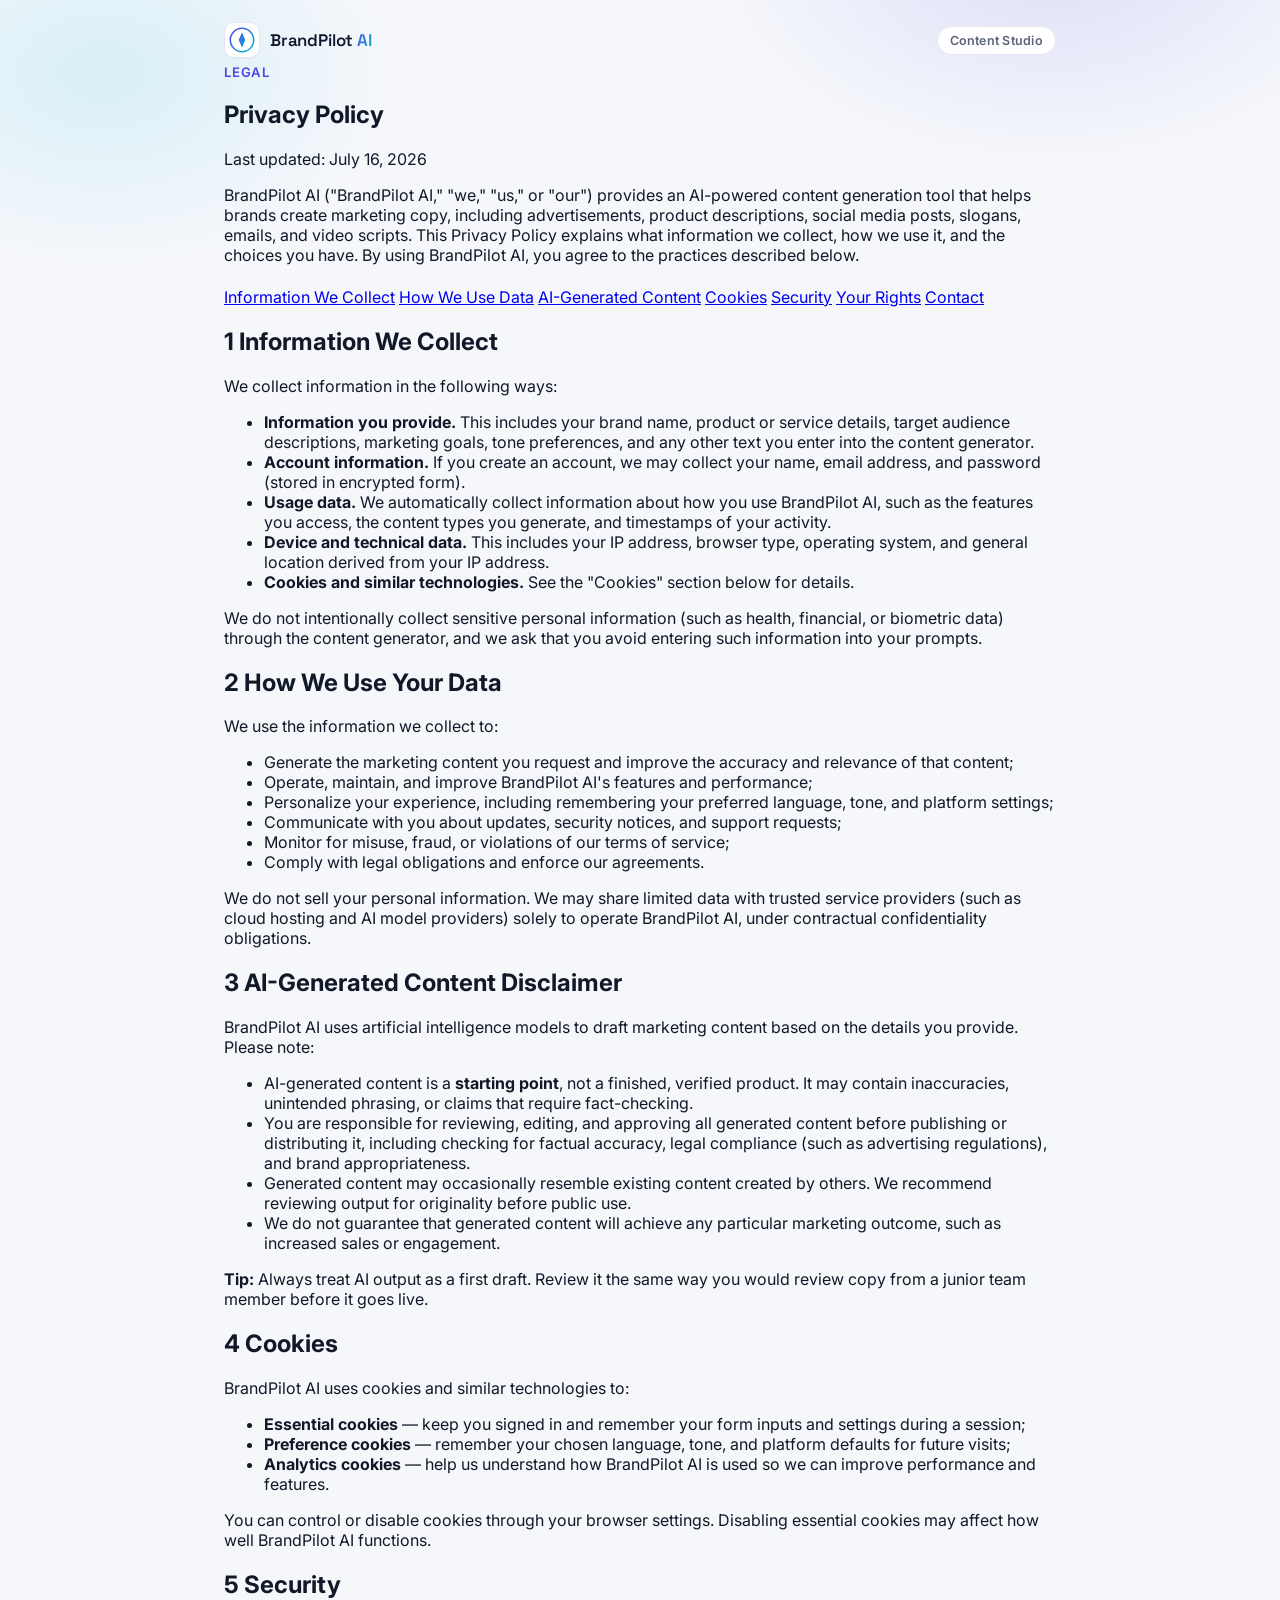
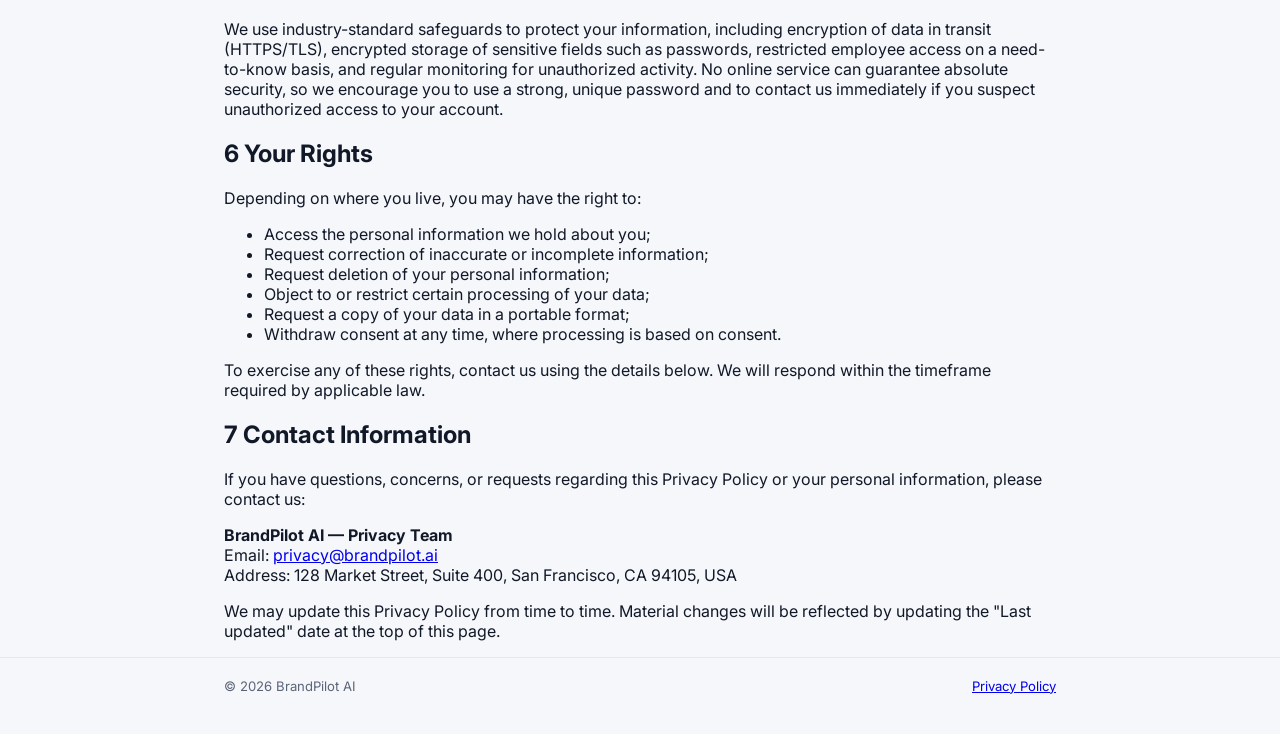
<file: privacy.html>
<!DOCTYPE html>
<html lang="en">
<head>
<meta charset="UTF-8">
<meta name="viewport" content="width=device-width, initial-scale=1.0">
<title>Privacy Policy — BrandPilot AI</title>
<meta name="description" content="Learn how BrandPilot AI collects, uses, and protects your information.">
<link rel="preconnect" href="https://fonts.googleapis.com">
<link rel="preconnect" href="https://fonts.gstatic.com" crossorigin>
<link href="https://fonts.googleapis.com/css2?family=Space+Grotesk:wght@500;600;700&family=Inter:wght@400;500;600;700&family=Noto+Sans+Arabic:wght@500;600;700&display=swap" rel="stylesheet">
<link rel="stylesheet" href="style.css">
</head>
<body>

<div class="bg-field" aria-hidden="true"></div>

<header class="site-header">
  <div class="wrap header-row">
    <a href="index.html" class="logo">
      <span class="logo-mark">
        <svg viewBox="0 0 40 40" width="26" height="26" fill="none">
          <circle cx="20" cy="20" r="18" stroke="url(#g1)" stroke-width="2.4"/>
          <path d="M20 8 L25 20 L20 32 L15 20 Z" fill="url(#g1)"/>
          <defs>
            <linearGradient id="g1" x1="4" y1="4" x2="36" y2="36" gradientUnits="userSpaceOnUse">
              <stop offset="0" stop-color="#4F46E5"/>
              <stop offset="1" stop-color="#06B6D4"/>
            </linearGradient>
          </defs>
        </svg>
      </span>
      <span class="logo-text">BrandPilot <em>AI</em></span>
    </a>
    <span class="header-tag">Content Studio</span>
  </div>
</header>

<main>
  <section class="legal-hero wrap">
    <p class="eyebrow">Legal</p>
    <h1>Privacy Policy</h1>
    <p class="legal-updated">Last updated: July 16, 2026</p>
  </section>

  <section class="wrap legal-wrap">
    <div class="legal-card">

      <p style="margin-bottom:22px;">
        BrandPilot AI ("BrandPilot AI," "we," "us," or "our") provides an AI-powered content
        generation tool that helps brands create marketing copy, including advertisements,
        product descriptions, social media posts, slogans, emails, and video scripts. This
        Privacy Policy explains what information we collect, how we use it, and the choices
        you have. By using BrandPilot AI, you agree to the practices described below.
      </p>

      <nav class="legal-toc" aria-label="Sections in this policy">
        <a href="#info-we-collect">Information We Collect</a>
        <a href="#how-we-use">How We Use Data</a>
        <a href="#ai-disclaimer">AI-Generated Content</a>
        <a href="#cookies">Cookies</a>
        <a href="#security">Security</a>
        <a href="#your-rights">Your Rights</a>
        <a href="#contact">Contact</a>
      </nav>

      <section id="info-we-collect">
        <h2><span class="legal-num">1</span> Information We Collect</h2>
        <p>We collect information in the following ways:</p>
        <ul>
          <li><strong>Information you provide.</strong> This includes your brand name, product
            or service details, target audience descriptions, marketing goals, tone preferences,
            and any other text you enter into the content generator.</li>
          <li><strong>Account information.</strong> If you create an account, we may collect your
            name, email address, and password (stored in encrypted form).</li>
          <li><strong>Usage data.</strong> We automatically collect information about how you use
            BrandPilot AI, such as the features you access, the content types you generate, and
            timestamps of your activity.</li>
          <li><strong>Device and technical data.</strong> This includes your IP address, browser
            type, operating system, and general location derived from your IP address.</li>
          <li><strong>Cookies and similar technologies.</strong> See the "Cookies" section below
            for details.</li>
        </ul>
        <p>We do not intentionally collect sensitive personal information (such as health,
          financial, or biometric data) through the content generator, and we ask that you avoid
          entering such information into your prompts.</p>
      </section>

      <section id="how-we-use">
        <h2><span class="legal-num">2</span> How We Use Your Data</h2>
        <p>We use the information we collect to:</p>
        <ul>
          <li>Generate the marketing content you request and improve the accuracy and relevance
            of that content;</li>
          <li>Operate, maintain, and improve BrandPilot AI's features and performance;</li>
          <li>Personalize your experience, including remembering your preferred language, tone,
            and platform settings;</li>
          <li>Communicate with you about updates, security notices, and support requests;</li>
          <li>Monitor for misuse, fraud, or violations of our terms of service;</li>
          <li>Comply with legal obligations and enforce our agreements.</li>
        </ul>
        <p>We do not sell your personal information. We may share limited data with trusted
          service providers (such as cloud hosting and AI model providers) solely to operate
          BrandPilot AI, under contractual confidentiality obligations.</p>
      </section>

      <section id="ai-disclaimer">
        <h2><span class="legal-num">3</span> AI-Generated Content Disclaimer</h2>
        <p>BrandPilot AI uses artificial intelligence models to draft marketing content based on
          the details you provide. Please note:</p>
        <ul>
          <li>AI-generated content is a <strong>starting point</strong>, not a finished, verified
            product. It may contain inaccuracies, unintended phrasing, or claims that require
            fact-checking.</li>
          <li>You are responsible for reviewing, editing, and approving all generated content
            before publishing or distributing it, including checking for factual accuracy,
            legal compliance (such as advertising regulations), and brand appropriateness.</li>
          <li>Generated content may occasionally resemble existing content created by others.
            We recommend reviewing output for originality before public use.</li>
          <li>We do not guarantee that generated content will achieve any particular marketing
            outcome, such as increased sales or engagement.</li>
        </ul>
        <div class="legal-note">
          <strong>Tip:</strong> Always treat AI output as a first draft. Review it the same way
          you would review copy from a junior team member before it goes live.
        </div>
      </section>

      <section id="cookies">
        <h2><span class="legal-num">4</span> Cookies</h2>
        <p>BrandPilot AI uses cookies and similar technologies to:</p>
        <ul>
          <li><strong>Essential cookies</strong> — keep you signed in and remember your form
            inputs and settings during a session;</li>
          <li><strong>Preference cookies</strong> — remember your chosen language, tone, and
            platform defaults for future visits;</li>
          <li><strong>Analytics cookies</strong> — help us understand how BrandPilot AI is used
            so we can improve performance and features.</li>
        </ul>
        <p>You can control or disable cookies through your browser settings. Disabling essential
          cookies may affect how well BrandPilot AI functions.</p>
      </section>

      <section id="security">
        <h2><span class="legal-num">5</span> Security</h2>
        <p>We use industry-standard safeguards to protect your information, including encryption
          of data in transit (HTTPS/TLS), encrypted storage of sensitive fields such as passwords,
          restricted employee access on a need-to-know basis, and regular monitoring for
          unauthorized activity. No online service can guarantee absolute security, so we
          encourage you to use a strong, unique password and to contact us immediately if you
          suspect unauthorized access to your account.</p>
      </section>

      <section id="your-rights">
        <h2><span class="legal-num">6</span> Your Rights</h2>
        <p>Depending on where you live, you may have the right to:</p>
        <ul>
          <li>Access the personal information we hold about you;</li>
          <li>Request correction of inaccurate or incomplete information;</li>
          <li>Request deletion of your personal information;</li>
          <li>Object to or restrict certain processing of your data;</li>
          <li>Request a copy of your data in a portable format;</li>
          <li>Withdraw consent at any time, where processing is based on consent.</li>
        </ul>
        <p>To exercise any of these rights, contact us using the details below. We will respond
          within the timeframe required by applicable law.</p>
      </section>

      <section id="contact">
        <h2><span class="legal-num">7</span> Contact Information</h2>
        <p>If you have questions, concerns, or requests regarding this Privacy Policy or your
          personal information, please contact us:</p>
        <p>
          <strong>BrandPilot AI — Privacy Team</strong><br>
          Email: <a href="mailto:privacy@brandpilot.ai">privacy@brandpilot.ai</a><br>
          Address: 128 Market Street, Suite 400, San Francisco, CA 94105, USA
        </p>
        <p>We may update this Privacy Policy from time to time. Material changes will be
          reflected by updating the "Last updated" date at the top of this page.</p>
      </section>

    </div>
  </section>
</main>

<footer class="site-footer">
  <div class="wrap footer-row">
    <span>© <span id="year"></span> BrandPilot AI</span>
    <a href="privacy.html" class="footer-link">Privacy Policy</a>
  </div>
</footer>

<script>
  document.getElementById('year').textContent = new Date().getFullYear();
</script>
</body>
</html>
</file>
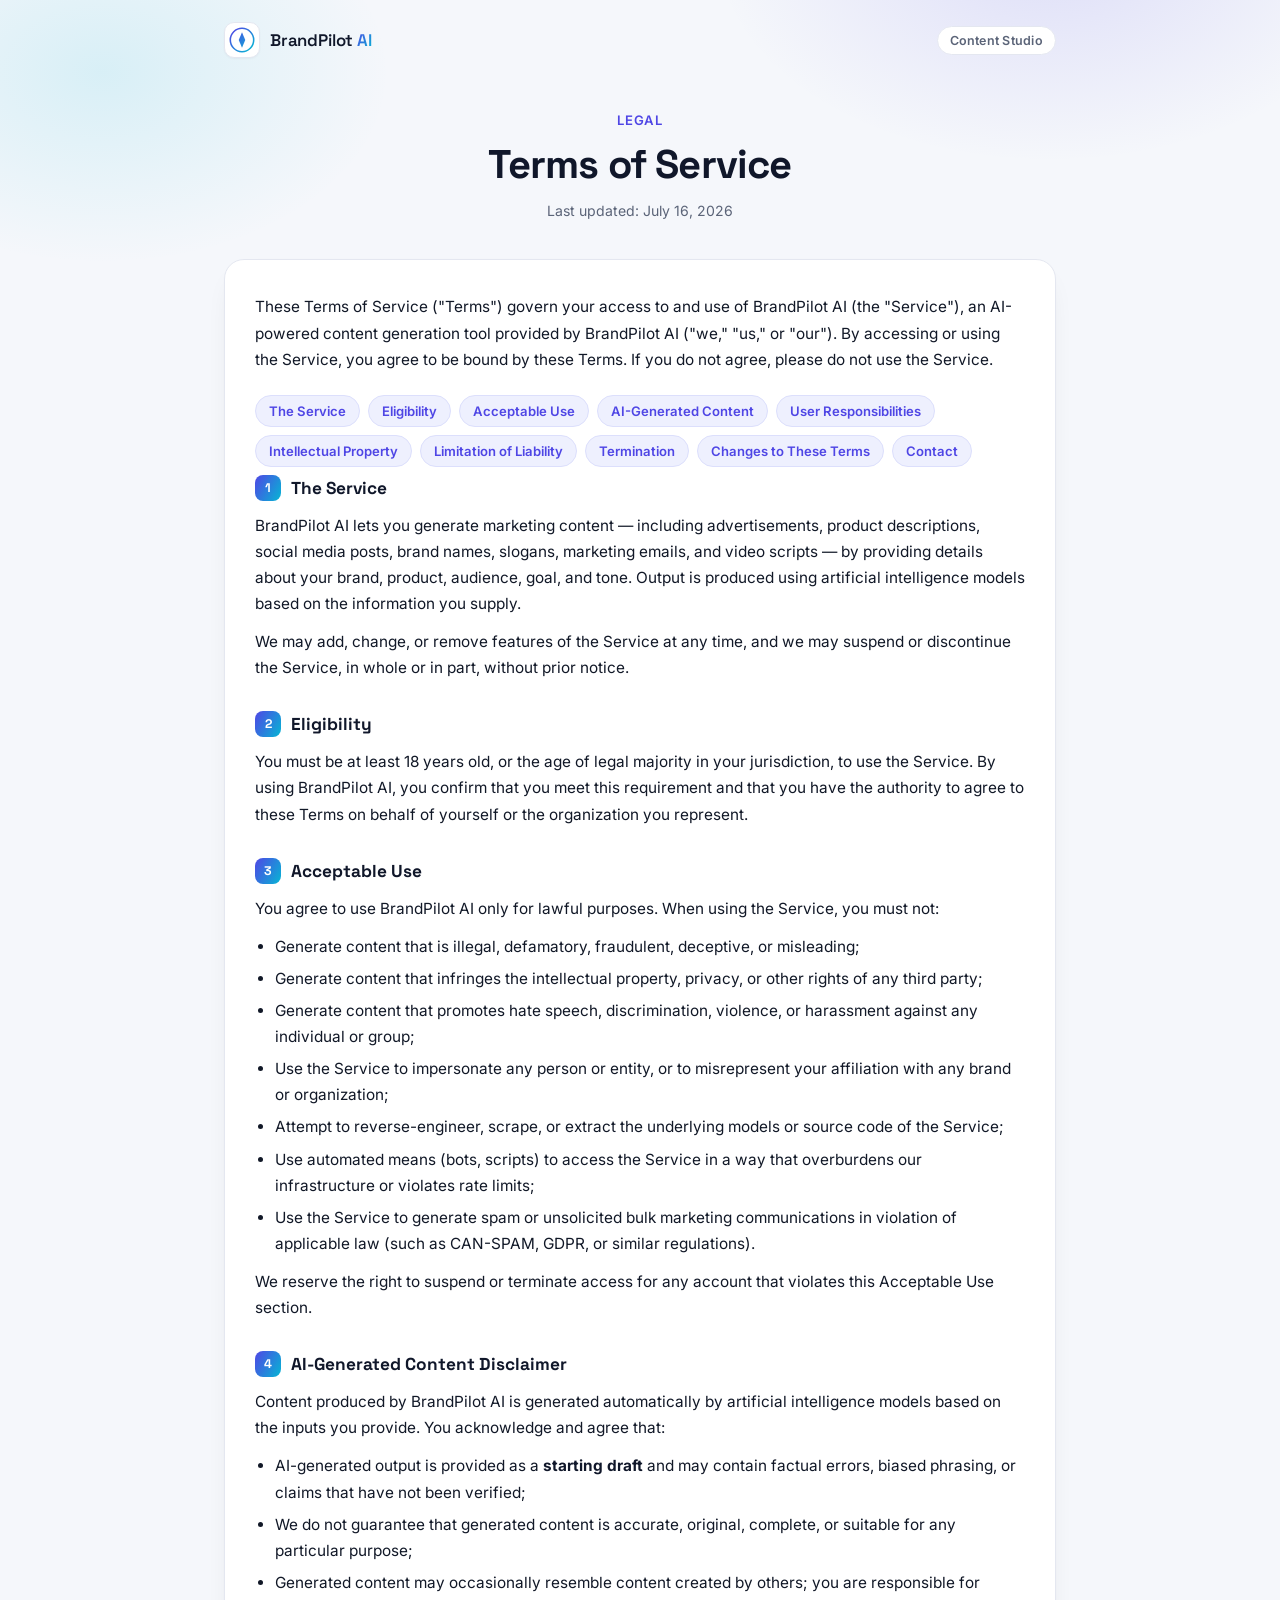
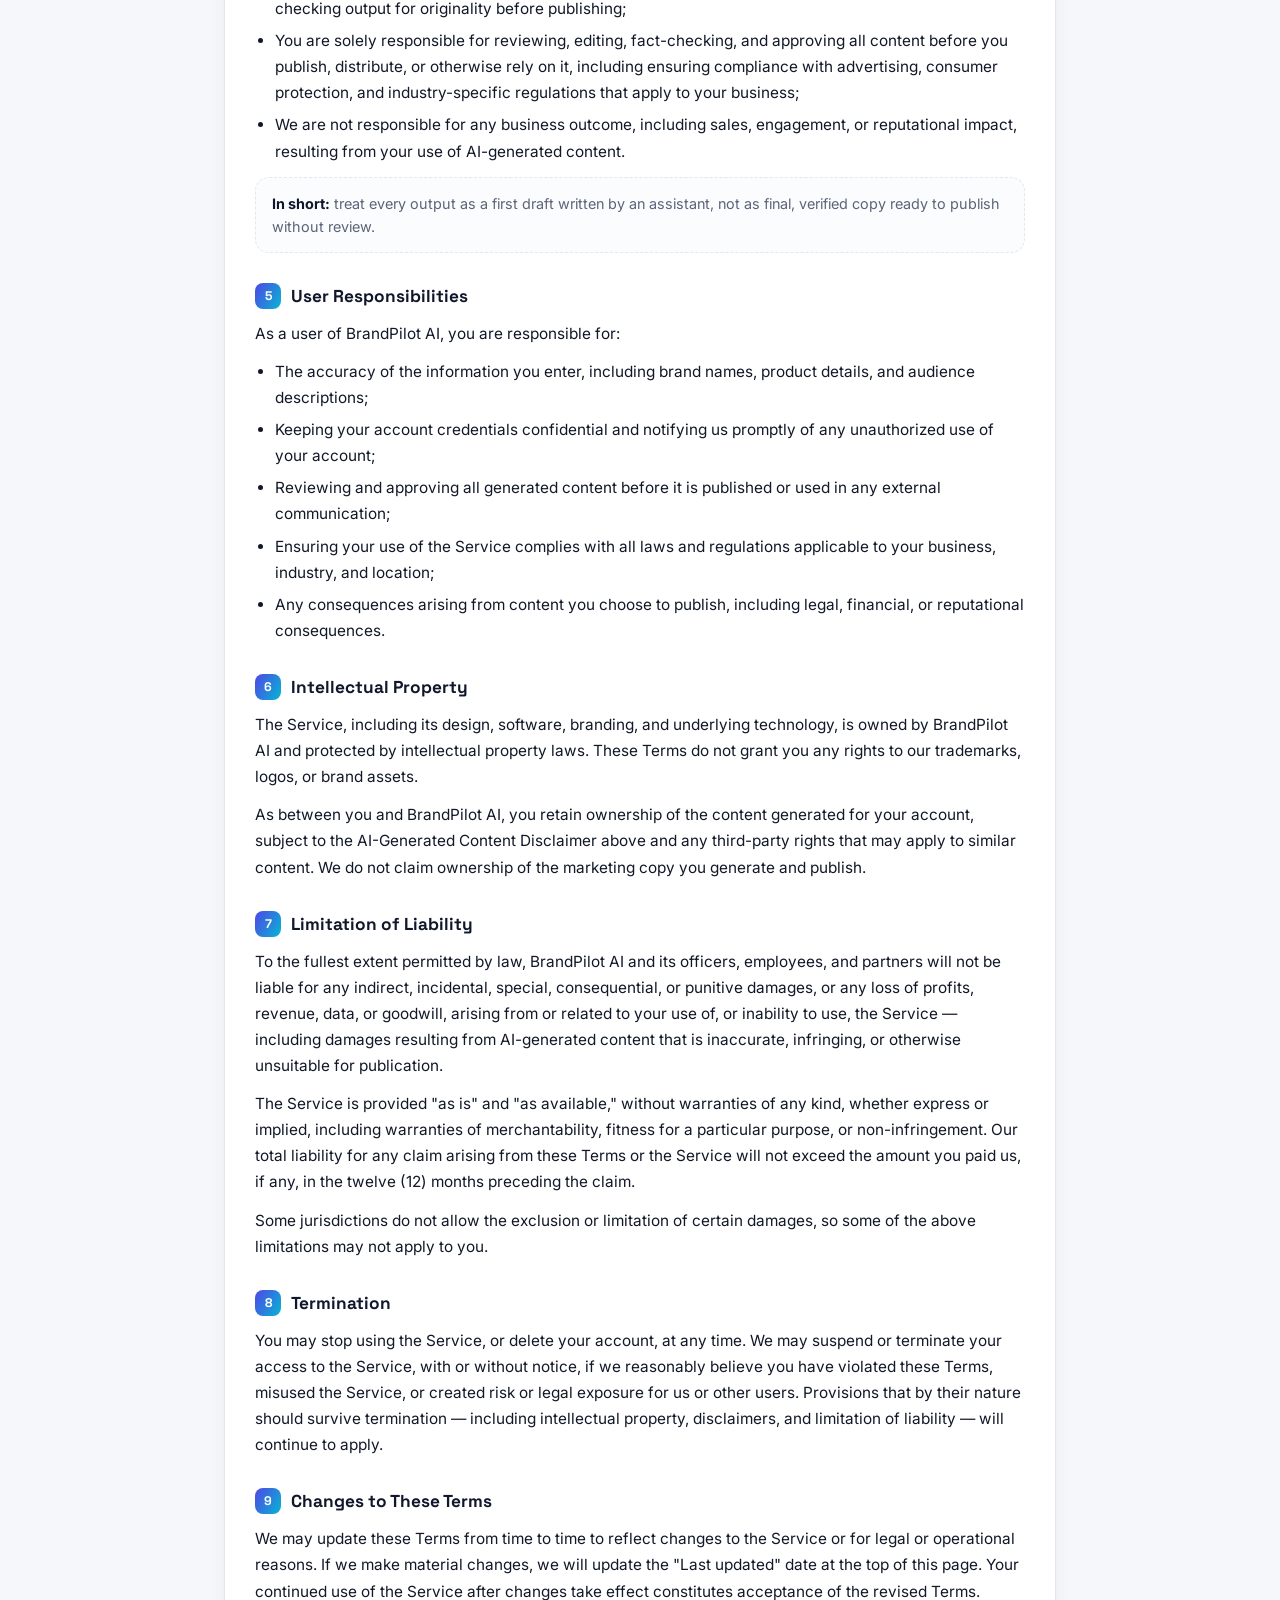
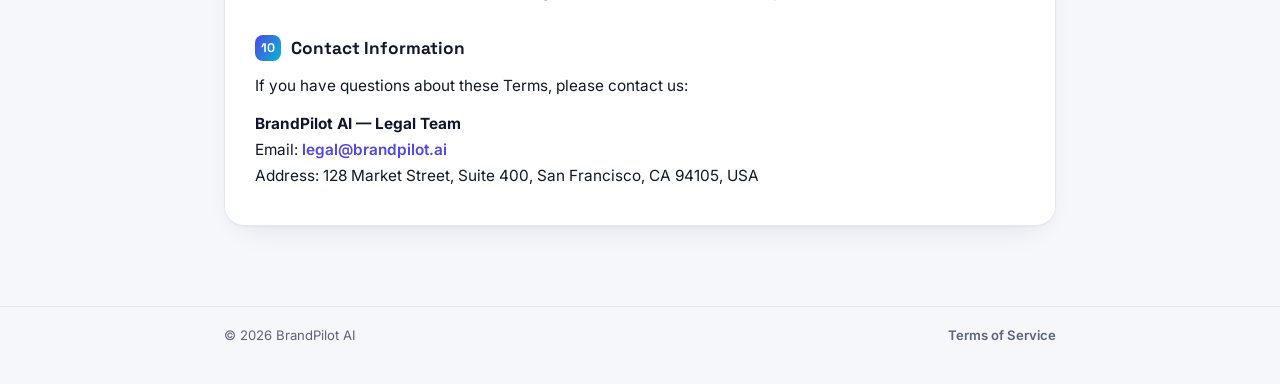
<file: terms.html>
<!DOCTYPE html>
<html lang="en">
<head>
<meta charset="UTF-8">
<meta name="viewport" content="width=device-width, initial-scale=1.0">
<title>Terms of Service — BrandPilot AI</title>
<meta name="description" content="Terms of Service for BrandPilot AI — acceptable use, AI-generated content disclaimer, limitation of liability, and user responsibilities.">
<link rel="canonical" href="https://brandpilot.ai/terms.html">
<meta name="theme-color" content="#4F46E5">
<meta property="og:type" content="website">
<meta property="og:title" content="Terms of Service — BrandPilot AI">
<meta property="og:description" content="Read the Terms of Service for BrandPilot AI, including acceptable use, AI-content disclaimers, and liability.">
<meta property="og:url" content="https://brandpilot.ai/terms.html">
<meta name="twitter:card" content="summary">
<meta name="twitter:title" content="Terms of Service — BrandPilot AI">
<meta name="twitter:description" content="Read the Terms of Service for BrandPilot AI, including acceptable use, AI-content disclaimers, and liability.">
<link rel="icon" href="data:image/svg+xml,%3Csvg xmlns='http://www.w3.org/2000/svg' viewBox='0 0 40 40'%3E%3Cdefs%3E%3ClinearGradient id='g' x1='4' y1='4' x2='36' y2='36' gradientUnits='userSpaceOnUse'%3E%3Cstop offset='0' stop-color='%234F46E5'/%3E%3Cstop offset='1' stop-color='%2306B6D4'/%3E%3C/linearGradient%3E%3C/defs%3E%3Ccircle cx='20' cy='20' r='18' fill='%23fff'/%3E%3Ccircle cx='20' cy='20' r='18' stroke='url(%23g)' stroke-width='2.4'/%3E%3Cpath d='M20 8 L25 20 L20 32 L15 20 Z' fill='url(%23g)'/%3E%3C/svg%3E">
<link rel="preconnect" href="https://fonts.googleapis.com">
<link rel="preconnect" href="https://fonts.gstatic.com" crossorigin>
<link href="https://fonts.googleapis.com/css2?family=Space+Grotesk:wght@500;600;700&family=Inter:wght@400;500;600;700&family=Noto+Sans+Arabic:wght@500;600;700&display=swap" rel="stylesheet">
<link rel="stylesheet" href="style.css">

<!--
  Page-specific styles for terms.html only.
  Reuses design tokens (--navy, --indigo, --gradient, --radius-*, --shadow-*, etc.)
  already defined in :root inside style.css. No rule in style.css is modified,
  overridden, or duplicated — these are new, additive classes for this page.
-->
<style>
  .skip-link{
    position: absolute;
    left: 12px;
    top: -60px;
    background: var(--navy);
    color: #fff;
    padding: 10px 16px;
    border-radius: var(--radius-sm);
    font-size: .88rem;
    font-weight: 600;
    z-index: 100;
    transition: top .15s ease;
  }
  .skip-link:focus{ top: 12px; }

  .legal-hero{
    padding: 48px 24px 8px;
    text-align: center;
  }
  .legal-hero .eyebrow{ margin: 0 0 14px; }
  .legal-hero h1{
    font-family: var(--font-display);
    font-size: clamp(1.8rem, 4.4vw, 2.5rem);
    line-height: 1.16;
    letter-spacing: -0.02em;
    margin: 0 0 14px;
    color: var(--navy);
  }
  .legal-updated{
    color: var(--ink-dim);
    font-size: .88rem;
    margin: 0 0 8px;
  }

  .legal-wrap{
    padding: 24px 24px 80px;
  }
  .legal-card{
    background: var(--surface);
    border: 1px solid var(--border);
    border-radius: var(--radius-lg);
    box-shadow: var(--shadow-card);
    padding: 34px 30px 36px;
  }
  .legal-card section{
    margin-bottom: 30px;
  }
  .legal-card section:last-child{ margin-bottom: 0; }
  .legal-card h2{
    font-family: var(--font-display);
    font-size: 1.08rem;
    color: var(--navy);
    margin: 0 0 12px;
    display: flex;
    align-items: center;
    gap: 10px;
  }
  .legal-card h2 .legal-num{
    display: inline-flex;
    align-items: center;
    justify-content: center;
    width: 26px;
    height: 26px;
    border-radius: 8px;
    background: var(--gradient);
    color: #fff;
    font-size: .78rem;
    font-weight: 700;
    flex-shrink: 0;
  }
  .legal-card p{
    margin: 0 0 12px;
    color: var(--ink);
    font-size: .96rem;
    line-height: 1.7;
  }
  .legal-card p:last-child{ margin-bottom: 0; }
  .legal-card ul{
    margin: 0 0 12px;
    padding-left: 20px;
    color: var(--ink);
    font-size: .96rem;
    line-height: 1.7;
  }
  .legal-card ul:last-child{ margin-bottom: 0; }
  .legal-card li{ margin-bottom: 6px; }
  .legal-card li:last-child{ margin-bottom: 0; }
  .legal-card strong{ color: var(--navy); }
  .legal-card a{ color: var(--indigo); font-weight: 600; text-decoration: none; }
  .legal-card a:hover{ text-decoration: underline; }

  .legal-note{
    border: 1.4px dashed var(--border);
    border-radius: var(--radius-md);
    background: #FBFCFE;
    padding: 14px 16px;
    font-size: .9rem;
    color: var(--ink-dim);
    line-height: 1.6;
  }
  .legal-note strong{ color: var(--navy); }

  .legal-toc{
    display: flex;
    flex-wrap: wrap;
    gap: 8px;
    margin: 0 0 8px;
  }
  .legal-toc a{
    font-size: .82rem;
    font-weight: 600;
    color: var(--indigo);
    background: #EEF0FE;
    border: 1px solid #DCDFFC;
    border-radius: 999px;
    padding: 7px 13px;
    text-decoration: none;
    transition: background .15s ease;
  }
  .legal-toc a:hover{ background: #E2E5FC; }

  .footer-link{
    color: var(--ink-dim);
    text-decoration: none;
    font-weight: 600;
    border-bottom: 1px solid transparent;
    transition: color .15s ease, border-color .15s ease;
  }
  .footer-link:hover{ color: var(--indigo); border-color: var(--indigo); }

  .logo:focus-visible,
  .footer-link:focus-visible,
  .legal-toc a:focus-visible{
    outline: 3px solid rgba(79,70,229,.5);
    outline-offset: 3px;
    border-radius: 6px;
  }

  @media (max-width: 480px){
    .legal-wrap{ padding: 18px 18px 60px; }
    .legal-card{ padding: 24px 18px 26px; }
    .legal-hero{ padding: 36px 18px 8px; }
  }
</style>
</head>
<body>

<a href="#main-content" class="skip-link">Skip to content</a>

<div class="bg-field" aria-hidden="true"></div>

<header class="site-header">
  <div class="wrap header-row">
    <a href="index.html" class="logo" aria-label="BrandPilot AI — home">
      <span class="logo-mark">
        <svg viewBox="0 0 40 40" width="26" height="26" fill="none" aria-hidden="true">
          <circle cx="20" cy="20" r="18" stroke="url(#g1)" stroke-width="2.4"/>
          <path d="M20 8 L25 20 L20 32 L15 20 Z" fill="url(#g1)"/>
          <defs>
            <linearGradient id="g1" x1="4" y1="4" x2="36" y2="36" gradientUnits="userSpaceOnUse">
              <stop offset="0" stop-color="#4F46E5"/>
              <stop offset="1" stop-color="#06B6D4"/>
            </linearGradient>
          </defs>
        </svg>
      </span>
      <span class="logo-text">BrandPilot <em>AI</em></span>
    </a>
    <span class="header-tag">Content Studio</span>
  </div>
</header>

<main id="main-content">
  <section class="legal-hero wrap">
    <p class="eyebrow">Legal</p>
    <h1>Terms of Service</h1>
    <p class="legal-updated">Last updated: July 16, 2026</p>
  </section>

  <section class="wrap legal-wrap">
    <div class="legal-card">

      <p style="margin-bottom:22px;">
        These Terms of Service ("Terms") govern your access to and use of BrandPilot AI
        (the "Service"), an AI-powered content generation tool provided by BrandPilot AI
        ("we," "us," or "our"). By accessing or using the Service, you agree to be bound by
        these Terms. If you do not agree, please do not use the Service.
      </p>

      <nav class="legal-toc" aria-label="Sections in this policy">
        <a href="#the-service">The Service</a>
        <a href="#eligibility">Eligibility</a>
        <a href="#acceptable-use">Acceptable Use</a>
        <a href="#ai-disclaimer">AI-Generated Content</a>
        <a href="#user-responsibilities">User Responsibilities</a>
        <a href="#ip">Intellectual Property</a>
        <a href="#liability">Limitation of Liability</a>
        <a href="#termination">Termination</a>
        <a href="#changes">Changes to These Terms</a>
        <a href="#contact">Contact</a>
      </nav>

      <section id="the-service">
        <h2><span class="legal-num">1</span> The Service</h2>
        <p>BrandPilot AI lets you generate marketing content — including advertisements,
          product descriptions, social media posts, brand names, slogans, marketing emails,
          and video scripts — by providing details about your brand, product, audience, goal,
          and tone. Output is produced using artificial intelligence models based on the
          information you supply.</p>
        <p>We may add, change, or remove features of the Service at any time, and we may
          suspend or discontinue the Service, in whole or in part, without prior notice.</p>
      </section>

      <section id="eligibility">
        <h2><span class="legal-num">2</span> Eligibility</h2>
        <p>You must be at least 18 years old, or the age of legal majority in your
          jurisdiction, to use the Service. By using BrandPilot AI, you confirm that you meet
          this requirement and that you have the authority to agree to these Terms on behalf
          of yourself or the organization you represent.</p>
      </section>

      <section id="acceptable-use">
        <h2><span class="legal-num">3</span> Acceptable Use</h2>
        <p>You agree to use BrandPilot AI only for lawful purposes. When using the Service,
          you must not:</p>
        <ul>
          <li>Generate content that is illegal, defamatory, fraudulent, deceptive, or
            misleading;</li>
          <li>Generate content that infringes the intellectual property, privacy, or other
            rights of any third party;</li>
          <li>Generate content that promotes hate speech, discrimination, violence, or
            harassment against any individual or group;</li>
          <li>Use the Service to impersonate any person or entity, or to misrepresent your
            affiliation with any brand or organization;</li>
          <li>Attempt to reverse-engineer, scrape, or extract the underlying models or
            source code of the Service;</li>
          <li>Use automated means (bots, scripts) to access the Service in a way that
            overburdens our infrastructure or violates rate limits;</li>
          <li>Use the Service to generate spam or unsolicited bulk marketing communications
            in violation of applicable law (such as CAN-SPAM, GDPR, or similar regulations).</li>
        </ul>
        <p>We reserve the right to suspend or terminate access for any account that violates
          this Acceptable Use section.</p>
      </section>

      <section id="ai-disclaimer">
        <h2><span class="legal-num">4</span> AI-Generated Content Disclaimer</h2>
        <p>Content produced by BrandPilot AI is generated automatically by artificial
          intelligence models based on the inputs you provide. You acknowledge and agree
          that:</p>
        <ul>
          <li>AI-generated output is provided as a <strong>starting draft</strong> and may
            contain factual errors, biased phrasing, or claims that have not been verified;</li>
          <li>We do not guarantee that generated content is accurate, original, complete,
            or suitable for any particular purpose;</li>
          <li>Generated content may occasionally resemble content created by others; you are
            responsible for checking output for originality before publishing;</li>
          <li>You are solely responsible for reviewing, editing, fact-checking, and approving
            all content before you publish, distribute, or otherwise rely on it, including
            ensuring compliance with advertising, consumer protection, and industry-specific
            regulations that apply to your business;</li>
          <li>We are not responsible for any business outcome, including sales, engagement,
            or reputational impact, resulting from your use of AI-generated content.</li>
        </ul>
        <div class="legal-note">
          <strong>In short:</strong> treat every output as a first draft written by an
          assistant, not as final, verified copy ready to publish without review.
        </div>
      </section>

      <section id="user-responsibilities">
        <h2><span class="legal-num">5</span> User Responsibilities</h2>
        <p>As a user of BrandPilot AI, you are responsible for:</p>
        <ul>
          <li>The accuracy of the information you enter, including brand names, product
            details, and audience descriptions;</li>
          <li>Keeping your account credentials confidential and notifying us promptly of any
            unauthorized use of your account;</li>
          <li>Reviewing and approving all generated content before it is published or used
            in any external communication;</li>
          <li>Ensuring your use of the Service complies with all laws and regulations
            applicable to your business, industry, and location;</li>
          <li>Any consequences arising from content you choose to publish, including legal,
            financial, or reputational consequences.</li>
        </ul>
      </section>

      <section id="ip">
        <h2><span class="legal-num">6</span> Intellectual Property</h2>
        <p>The Service, including its design, software, branding, and underlying technology,
          is owned by BrandPilot AI and protected by intellectual property laws. These Terms
          do not grant you any rights to our trademarks, logos, or brand assets.</p>
        <p>As between you and BrandPilot AI, you retain ownership of the content generated
          for your account, subject to the AI-Generated Content Disclaimer above and any
          third-party rights that may apply to similar content. We do not claim ownership
          of the marketing copy you generate and publish.</p>
      </section>

      <section id="liability">
        <h2><span class="legal-num">7</span> Limitation of Liability</h2>
        <p>To the fullest extent permitted by law, BrandPilot AI and its officers,
          employees, and partners will not be liable for any indirect, incidental,
          special, consequential, or punitive damages, or any loss of profits, revenue,
          data, or goodwill, arising from or related to your use of, or inability to use,
          the Service — including damages resulting from AI-generated content that is
          inaccurate, infringing, or otherwise unsuitable for publication.</p>
        <p>The Service is provided "as is" and "as available," without warranties of any
          kind, whether express or implied, including warranties of merchantability, fitness
          for a particular purpose, or non-infringement. Our total liability for any claim
          arising from these Terms or the Service will not exceed the amount you paid us, if
          any, in the twelve (12) months preceding the claim.</p>
        <p>Some jurisdictions do not allow the exclusion or limitation of certain damages,
          so some of the above limitations may not apply to you.</p>
      </section>

      <section id="termination">
        <h2><span class="legal-num">8</span> Termination</h2>
        <p>You may stop using the Service, or delete your account, at any time. We may
          suspend or terminate your access to the Service, with or without notice, if we
          reasonably believe you have violated these Terms, misused the Service, or created
          risk or legal exposure for us or other users. Provisions that by their nature
          should survive termination — including intellectual property, disclaimers, and
          limitation of liability — will continue to apply.</p>
      </section>

      <section id="changes">
        <h2><span class="legal-num">9</span> Changes to These Terms</h2>
        <p>We may update these Terms from time to time to reflect changes to the Service or
          for legal or operational reasons. If we make material changes, we will update the
          "Last updated" date at the top of this page. Your continued use of the Service
          after changes take effect constitutes acceptance of the revised Terms.</p>
      </section>

      <section id="contact">
        <h2><span class="legal-num">10</span> Contact Information</h2>
        <p>If you have questions about these Terms, please contact us:</p>
        <p>
          <strong>BrandPilot AI — Legal Team</strong><br>
          Email: <a href="mailto:legal@brandpilot.ai">legal@brandpilot.ai</a><br>
          Address: 128 Market Street, Suite 400, San Francisco, CA 94105, USA
        </p>
      </section>

    </div>
  </section>
</main>

<footer class="site-footer">
  <div class="wrap footer-row">
    <span>© <span id="year"></span> BrandPilot AI</span>
    <a href="terms.html" class="footer-link">Terms of Service</a>
  </div>
</footer>

<script>
  document.getElementById('year').textContent = new Date().getFullYear();
</script>
</body>
</html>
</file>
<file: style.css>
/* ---------------------------------------------
   BrandPilot AI — tokens
--------------------------------------------- */
:root{
  --navy: #10172A;
  --ink: #111827;
  --ink-dim: #5B6478;
  --bg: #F5F7FB;
  --surface: #FFFFFF;
  --border: #E4E7F0;
  --indigo: #4F46E5;
  --cyan: #06B6D4;
  --gradient: linear-gradient(120deg, var(--indigo), var(--cyan));
  --danger: #DC2626;
  --radius-lg: 20px;
  --radius-md: 14px;
  --radius-sm: 9px;
  --shadow-card: 0 1px 2px rgba(16,23,42,.04), 0 12px 32px -16px rgba(16,23,42,.14);
  --shadow-btn: 0 10px 24px -8px rgba(79,70,229,.45);
  --font-display: 'Space Grotesk', 'Noto Sans Arabic', sans-serif;
  --font-body: 'Inter', 'Noto Sans Arabic', sans-serif;
}

*,*::before,*::after{ box-sizing: border-box; }

html{ scroll-behavior: smooth; }

body{
  margin: 0;
  background: var(--bg);
  color: var(--ink);
  font-family: var(--font-body);
  -webkit-font-smoothing: antialiased;
  position: relative;
  overflow-x: hidden;
}

.wrap{
  max-width: 880px;
  margin: 0 auto;
  padding: 0 24px;
}

/* Ambient background field — the signature: a quiet compass-bearing gradient */
.bg-field{
  position: fixed;
  inset: 0;
  z-index: -1;
  background:
    radial-gradient(560px 360px at 82% -6%, rgba(79,70,229,.14), transparent 60%),
    radial-gradient(480px 320px at 8% 8%, rgba(6,182,212,.12), transparent 60%),
    var(--bg);
}

/* ---------------------------------------------
   Header
--------------------------------------------- */
.site-header{
  padding: 22px 0 6px;
}
.header-row{
  display: flex;
  align-items: center;
  justify-content: space-between;
}
.logo{
  display: inline-flex;
  align-items: center;
  gap: 10px;
  text-decoration: none;
  color: var(--navy);
}
.logo-mark{
  display: inline-flex;
  width: 36px;
  height: 36px;
  align-items: center;
  justify-content: center;
  border-radius: 10px;
  background: var(--surface);
  border: 1px solid var(--border);
  box-shadow: var(--shadow-card);
}
.logo-text{
  font-family: var(--font-display);
  font-weight: 600;
  font-size: 1.05rem;
  letter-spacing: -0.01em;
}
.logo-text em{
  font-style: normal;
  background: var(--gradient);
  -webkit-background-clip: text;
  background-clip: text;
  color: transparent;
}
.header-tag{
  font-size: .78rem;
  font-weight: 600;
  color: var(--ink-dim);
  padding: 6px 12px;
  border: 1px solid var(--border);
  border-radius: 999px;
  background: var(--surface);
  letter-spacing: .02em;
}

/* ---------------------------------------------
   Hero
--------------------------------------------- */
.hero{
  padding: 56px 24px 40px;
  text-align: center;
}
.eyebrow{
  font-size: .82rem;
  font-weight: 600;
  letter-spacing: .06em;
  text-transform: uppercase;
  color: var(--indigo);
  margin: 0 0 14px;
}
.hero h1{
  font-family: var(--font-display);
  font-size: clamp(2rem, 5vw, 2.9rem);
  line-height: 1.14;
  letter-spacing: -0.02em;
  margin: 0 0 18px;
  color: var(--navy);
}
.hero-sub{
  max-width: 560px;
  margin: 0 auto;
  color: var(--ink-dim);
  font-size: 1.02rem;
  line-height: 1.6;
}

/* ---------------------------------------------
   Generator layout
--------------------------------------------- */
.generator-wrap{
  padding-bottom: 80px;
  display: grid;
  grid-template-columns: 1fr;
  gap: 24px;
}

.generator-card, .result-card{
  background: var(--surface);
  border: 1px solid var(--border);
  border-radius: var(--radius-lg);
  box-shadow: var(--shadow-card);
}

.generator-card{
  padding: 28px 26px 30px;
}

.card-heading{
  display: flex;
  align-items: center;
  gap: 14px;
  margin-bottom: 22px;
}
.card-heading h2{
  font-family: var(--font-display);
  font-size: 1.05rem;
  margin: 0;
  color: var(--navy);
  white-space: nowrap;
}
.card-heading-line{
  height: 1px;
  flex: 1;
  background: linear-gradient(90deg, var(--border), transparent);
}

.field{
  margin-bottom: 18px;
  display: flex;
  flex-direction: column;
}
.field label{
  font-size: .85rem;
  font-weight: 600;
  color: var(--navy);
  margin-bottom: 7px;
}
.field input,
.field select,
.field textarea{
  font-family: inherit;
  font-size: .96rem;
  color: var(--ink);
  background: #FBFCFE;
  border: 1.4px solid var(--border);
  border-radius: var(--radius-sm);
  padding: 12px 14px;
  outline: none;
  transition: border-color .15s ease, box-shadow .15s ease, background .15s ease;
  width: 100%;
}
.field textarea{
  resize: vertical;
  min-height: 64px;
  line-height: 1.5;
}
.field input::placeholder, .field textarea::placeholder{ color: #A6ACBD; }
.field input:hover, .field select:hover, .field textarea:hover{ border-color: #C7CCDC; }
.field input:focus, .field select:focus, .field textarea:focus{
  border-color: var(--indigo);
  background: #fff;
  box-shadow: 0 0 0 4px rgba(79,70,229,.12);
}
.field.invalid input{
  border-color: var(--danger);
  background: #FEF4F4;
}
.field.invalid input:focus{ box-shadow: 0 0 0 4px rgba(220,38,38,.1); }

.field-error{
  display: none;
  font-size: .78rem;
  color: var(--danger);
  margin-top: 6px;
}
.field.invalid .field-error{ display: block; }

.select-wrap{ position: relative; }
.select-wrap select{
  appearance: none;
  -webkit-appearance: none;
  -moz-appearance: none;
  padding-right: 38px;
  cursor: pointer;
}
.select-chevron{
  position: absolute;
  right: 14px;
  top: 50%;
  transform: translateY(-50%);
  color: var(--ink-dim);
  pointer-events: none;
}

.field-hint{
  font-size: .78rem;
  color: var(--ink-dim);
  margin-top: 6px;
}

.field-optional{
  font-weight: 500;
  color: var(--ink-dim);
  text-transform: none;
  letter-spacing: 0;
}

/* ---------------------------------------------
   Product image upload
--------------------------------------------- */
.upload-dropzone{
  position: relative;
  border: 1.6px dashed var(--border);
  border-radius: var(--radius-md);
  background: #FBFCFE;
  padding: 22px 16px;
  cursor: pointer;
  transition: border-color .18s ease, background .18s ease, box-shadow .18s ease, transform .12s ease;
}
.upload-dropzone:hover{
  border-color: #C7CCDC;
  background: #F8F9FE;
}
.upload-dropzone:focus-visible{
  outline: none;
  border-color: var(--indigo);
  box-shadow: 0 0 0 4px rgba(79,70,229,.12);
}
.upload-dropzone.is-dragover{
  border-color: var(--indigo);
  background: #EEF0FE;
  box-shadow: 0 0 0 4px rgba(79,70,229,.12);
  transform: scale(1.006);
}
.upload-dropzone.has-image{
  cursor: default;
  padding: 12px;
}

/* Prompt (empty) state */
.upload-prompt{
  display: flex;
  flex-direction: column;
  align-items: center;
  text-align: center;
  gap: 4px;
  color: var(--ink-dim);
  pointer-events: none;
}
.upload-icon{
  display: inline-flex;
  align-items: center;
  justify-content: center;
  width: 44px;
  height: 44px;
  margin-bottom: 6px;
  border-radius: 50%;
  background: var(--gradient);
  color: #fff;
  transition: transform .18s ease;
}
.upload-dropzone:hover .upload-icon{ transform: translateY(-2px); }
.upload-dropzone.is-dragover .upload-icon{ transform: scale(1.08); }
.upload-text{
  margin: 0;
  font-size: .9rem;
  color: var(--navy);
}
.upload-text strong{ color: var(--indigo); font-weight: 600; }
.upload-hint{
  margin: 0;
  font-size: .78rem;
  color: var(--ink-dim);
}

/* Preview state */
.upload-preview{
  display: flex;
  align-items: center;
  gap: 12px;
  animation: uploadReveal .28s cubic-bezier(.2,.8,.2,1) both;
}
@keyframes uploadReveal{
  from{ opacity: 0; transform: scale(.97); }
  to{ opacity: 1; transform: scale(1); }
}
.upload-preview-thumb{
  flex-shrink: 0;
  width: 56px;
  height: 56px;
  border-radius: var(--radius-sm);
  overflow: hidden;
  background: #F0F1F7;
  border: 1px solid var(--border);
}
.upload-preview-thumb img{
  width: 100%;
  height: 100%;
  object-fit: cover;
  display: block;
}
.upload-preview-info{
  flex: 1;
  min-width: 0;
  display: flex;
  flex-direction: column;
  gap: 3px;
}
.upload-file-name{
  font-size: .86rem;
  font-weight: 600;
  color: var(--navy);
  white-space: nowrap;
  overflow: hidden;
  text-overflow: ellipsis;
}
.upload-file-size{
  font-size: .76rem;
  color: var(--ink-dim);
}
.upload-ai-note{
  display: inline-flex;
  align-items: center;
  gap: 4px;
  width: fit-content;
  font-size: .72rem;
  font-weight: 600;
  letter-spacing: .01em;
  color: var(--indigo);
  background: #EEF0FE;
  border-radius: 999px;
  padding: 3px 9px 3px 7px;
  margin-top: 2px;
  animation: uploadReveal .3s ease .05s both;
}
.upload-ai-note svg{ flex-shrink: 0; color: var(--cyan); }
.upload-remove-btn{
  flex-shrink: 0;
  display: inline-flex;
  align-items: center;
  gap: 5px;
  font-family: var(--font-body);
  font-size: .8rem;
  font-weight: 600;
  color: var(--danger);
  background: #FDF0F0;
  border: 1px solid #F7D8D8;
  border-radius: 999px;
  padding: 7px 12px;
  cursor: pointer;
  transition: background .15s ease, transform .12s ease;
}
.upload-remove-btn:hover{ background: #FBE4E4; }
.upload-remove-btn:active{ transform: scale(.96); }
.upload-remove-btn:focus-visible{
  outline: 3px solid rgba(220,38,38,.35);
  outline-offset: 2px;
}

.field.invalid .upload-dropzone{
  border-color: var(--danger);
  background: #FEF4F4;
}
.field.invalid .upload-dropzone:focus-visible{
  box-shadow: 0 0 0 4px rgba(220,38,38,.1);
}

@media (max-width: 480px){
  .upload-dropzone{ padding: 18px 12px; }
  .upload-preview-thumb{ width: 48px; height: 48px; }
}

/* Generate button */
.generate-btn{
  position: relative;
  width: 100%;
  margin-top: 8px;
  padding: 16px 20px;
  border: none;
  border-radius: var(--radius-md);
  background: var(--gradient);
  color: #fff;
  font-family: var(--font-display);
  font-size: 1.02rem;
  font-weight: 600;
  letter-spacing: .01em;
  cursor: pointer;
  box-shadow: var(--shadow-btn);
  transition: transform .15s ease, box-shadow .15s ease, filter .15s ease;
  overflow: hidden;
}
.generate-btn:hover{ transform: translateY(-1px); filter: brightness(1.04); }
.generate-btn:active{ transform: translateY(0); }
.generate-btn:focus-visible{
  outline: 3px solid rgba(79,70,229,.5);
  outline-offset: 3px;
}
.btn-label{
  position: relative;
  z-index: 1;
  display: inline-flex;
  align-items: center;
  justify-content: center;
  gap: 9px;
}
.btn-ring{
  position: absolute;
  inset: -40%;
  background: conic-gradient(from 0deg, transparent 0%, rgba(255,255,255,.35) 8%, transparent 16%);
  opacity: 0;
  animation: spin 2.4s linear infinite;
}
.generate-btn.is-loading .btn-ring{ opacity: 1; }
.generate-btn.is-loading .btn-icon{ animation: pulse 1s ease-in-out infinite; }
.generate-btn:disabled{ cursor: progress; }

@keyframes spin{ to{ transform: rotate(360deg); } }
@keyframes pulse{ 0%,100%{ opacity: 1; } 50%{ opacity: .4; } }

/* ---------------------------------------------
   Result card
--------------------------------------------- */
.result-card{
  padding: 26px 26px 28px;
  min-height: 260px;
  display: flex;
  flex-direction: column;
}
.result-header{
  display: flex;
  align-items: center;
  justify-content: space-between;
  gap: 12px;
  margin-bottom: 18px;
}
.result-title{
  display: flex;
  align-items: center;
  gap: 10px;
}
.result-title h2{
  font-family: var(--font-display);
  font-size: 1rem;
  margin: 0;
  color: var(--navy);
}
.result-dot{
  width: 8px;
  height: 8px;
  border-radius: 50%;
  background: #C9CEDC;
  flex-shrink: 0;
  transition: background .2s ease, box-shadow .2s ease;
}
.result-dot.is-ready{
  background: var(--cyan);
  box-shadow: 0 0 0 4px rgba(6,182,212,.16);
}

.copy-btn{
  display: inline-flex;
  align-items: center;
  gap: 6px;
  font-family: var(--font-body);
  font-size: .82rem;
  font-weight: 600;
  color: var(--indigo);
  background: #EEF0FE;
  border: 1px solid #DCDFFC;
  border-radius: 999px;
  padding: 7px 13px;
  cursor: pointer;
  transition: background .15s ease;
}
.copy-btn:hover{ background: #E2E5FC; }

.result-body{ flex: 1; display: flex; }

.empty-state{
  margin: auto;
  text-align: center;
  max-width: 340px;
  color: var(--ink-dim);
  display: flex;
  flex-direction: column;
  align-items: center;
  gap: 14px;
}
.empty-state p{ margin: 0; font-size: .92rem; line-height: 1.55; }
.empty-state strong{ color: var(--navy); }

.loading-state{
  margin: auto;
  text-align: center;
  color: var(--ink-dim);
  font-size: .92rem;
}
.loading-state .dot{
  display: inline-block;
  width: 8px;
  height: 8px;
  margin: 0 3px;
  border-radius: 50%;
  background: var(--indigo);
  animation: bounce 1.2s ease-in-out infinite;
}
.loading-state .dot:nth-child(2){ animation-delay: .15s; background: #7C74EA; }
.loading-state .dot:nth-child(3){ animation-delay: .3s; background: var(--cyan); }
.loading-state p{ margin: 12px 0 0; }
@keyframes bounce{
  0%,60%,100%{ transform: translateY(0); opacity: .5; }
  30%{ transform: translateY(-6px); opacity: 1; }
}

.output-state{
  width: 100%;
  animation: reveal .35s ease both;
}
@keyframes reveal{
  from{ opacity: 0; transform: translateY(6px); }
  to{ opacity: 1; transform: translateY(0); }
}
.output-block{
  margin-bottom: 18px;
}
.output-block:last-child{ margin-bottom: 0; }
.output-label{
  font-size: .74rem;
  font-weight: 700;
  letter-spacing: .06em;
  text-transform: uppercase;
  color: var(--indigo);
  margin: 0 0 8px;
}
.output-text{
  margin: 0;
  font-size: .98rem;
  line-height: 1.7;
  color: var(--ink);
  white-space: pre-line;
  overflow-wrap: anywhere;
}
.output-tags{
  display: flex;
  flex-wrap: wrap;
  gap: 8px;
  margin-top: 4px;
}
.output-tag{
  font-size: .82rem;
  color: var(--indigo);
  background: #EEF0FE;
  border-radius: 999px;
  padding: 5px 12px;
}

/* RTL support for Arabic output */
[dir="rtl"]{ text-align: right; }
[dir="rtl"] .output-tags{ direction: rtl; }

/* ---------------------------------------------
   Footer
--------------------------------------------- */
.site-footer{
  border-top: 1px solid var(--border);
  padding: 20px 0 40px;
}
.footer-row{
  display: flex;
  flex-wrap: wrap;
  gap: 6px 16px;
  justify-content: space-between;
  font-size: .82rem;
  color: var(--ink-dim);
}

/* ---------------------------------------------
   Responsive
--------------------------------------------- */
@media (min-width: 760px){
  .generator-wrap{
    grid-template-columns: 1fr 1fr;
    align-items: start;
  }
}

@media (max-width: 480px){
  .wrap{ padding: 0 18px; }
  .hero{ padding: 40px 18px 32px; }
  .generator-card{ padding: 22px 18px 24px; }
  .result-card{ padding: 20px 18px 22px; }
  .header-tag{ display: none; }
}

/* Reduced motion */
@media (prefers-reduced-motion: reduce){
  *{ animation-duration: .001ms !important; animation-iteration-count: 1 !important; transition-duration: .001ms !important; }
}

/* ---------------------------------------------
   Accessibility: visible keyboard focus states
   (mouse users see no change — :focus-visible only
   triggers for keyboard/programmatic focus)
--------------------------------------------- */
.logo:focus-visible,
.copy-btn:focus-visible,
.footer-link:focus-visible{
  outline: 3px solid rgba(79,70,229,.5);
  outline-offset: 3px;
  border-radius: 6px;
}
.field input:focus-visible,
.field select:focus-visible,
.field textarea:focus-visible{
  outline: 3px solid rgba(79,70,229,.5);
  outline-offset: 1px;
}
.skip-link{
  position: absolute;
  left: 12px;
  top: -60px;
  background: var(--navy);
  color: #fff;
  padding: 10px 16px;
  border-radius: var(--radius-sm);
  font-size: .88rem;
  font-weight: 600;
  z-index: 100;
  transition: top .15s ease;
}
.skip-link:focus{
  top: 12px;
}

.footer-links{
  display:flex;
  gap:16px;
  flex-wrap:wrap;
}

.footer-links a{
  color:inherit;
  text-decoration:none;
  opacity:.8;
  transition:.2s;
}

.footer-links a:hover{
  opacity:1;
}
</file>
